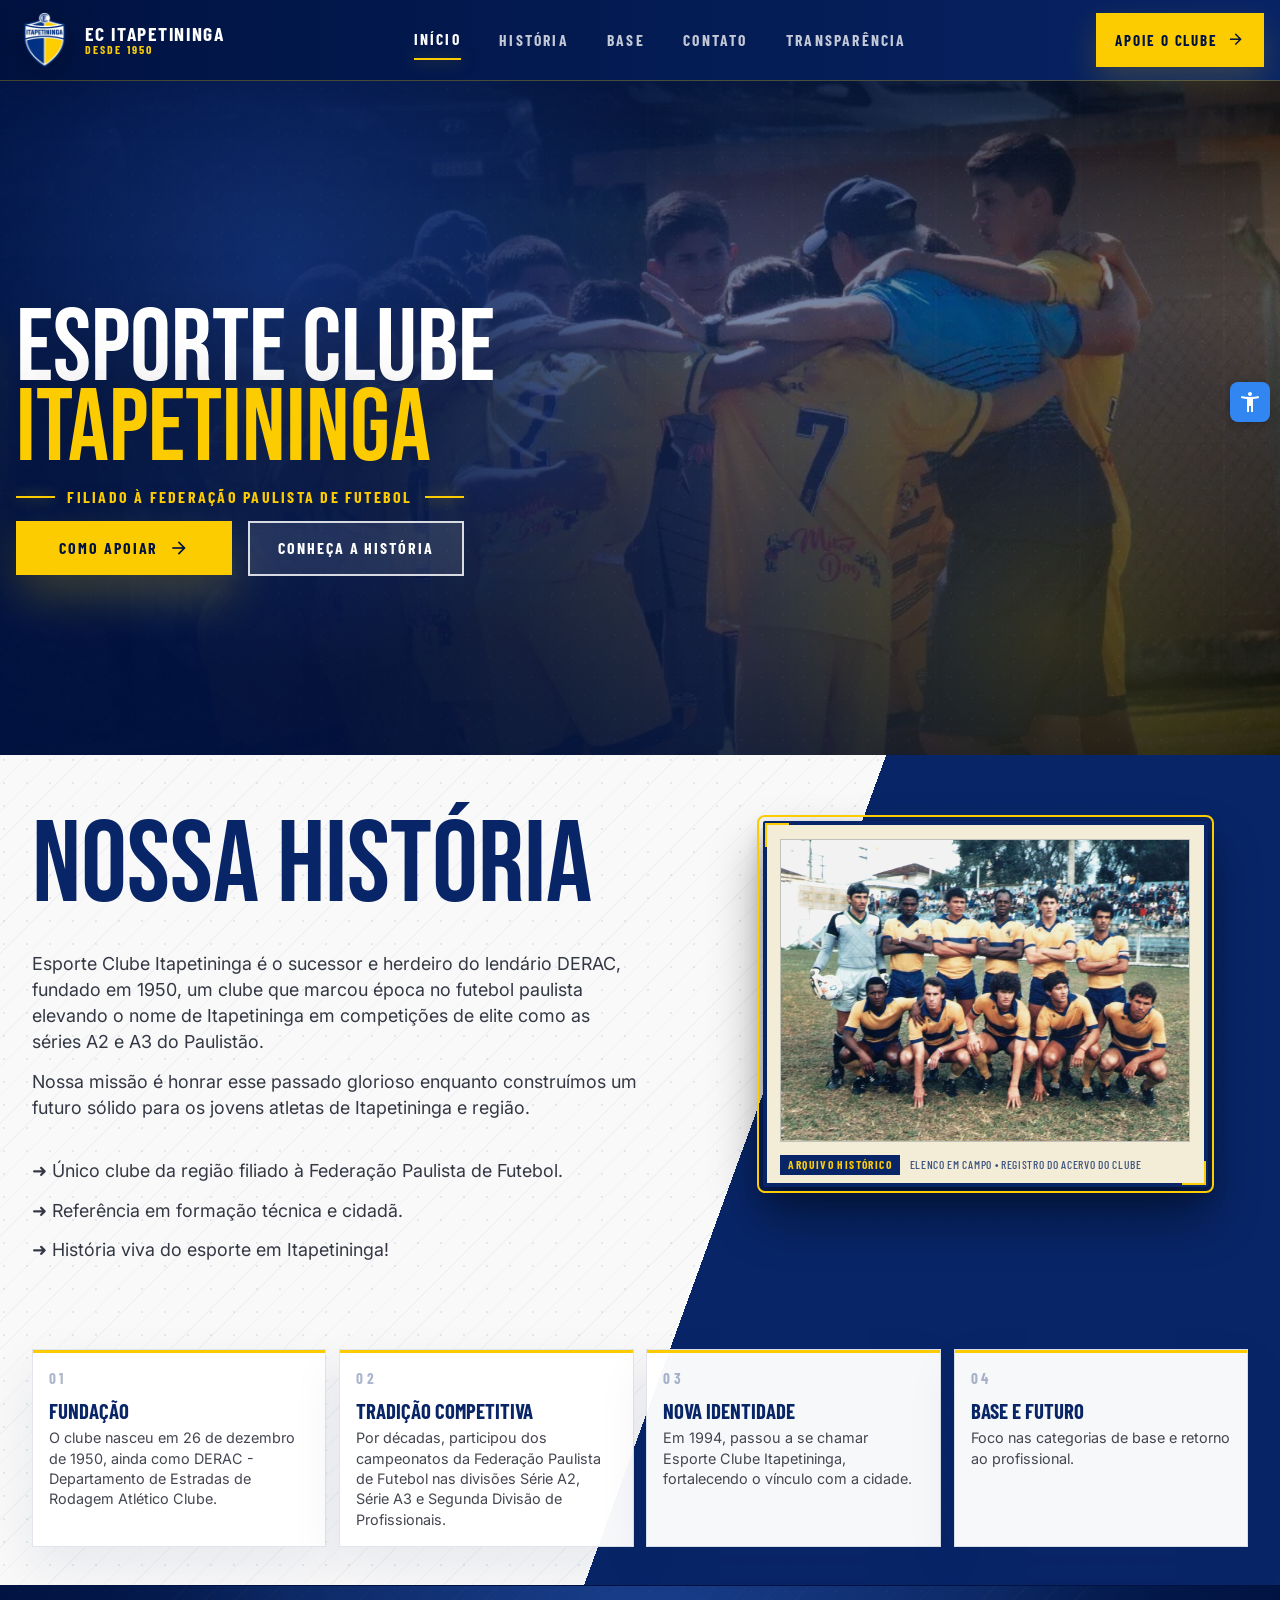
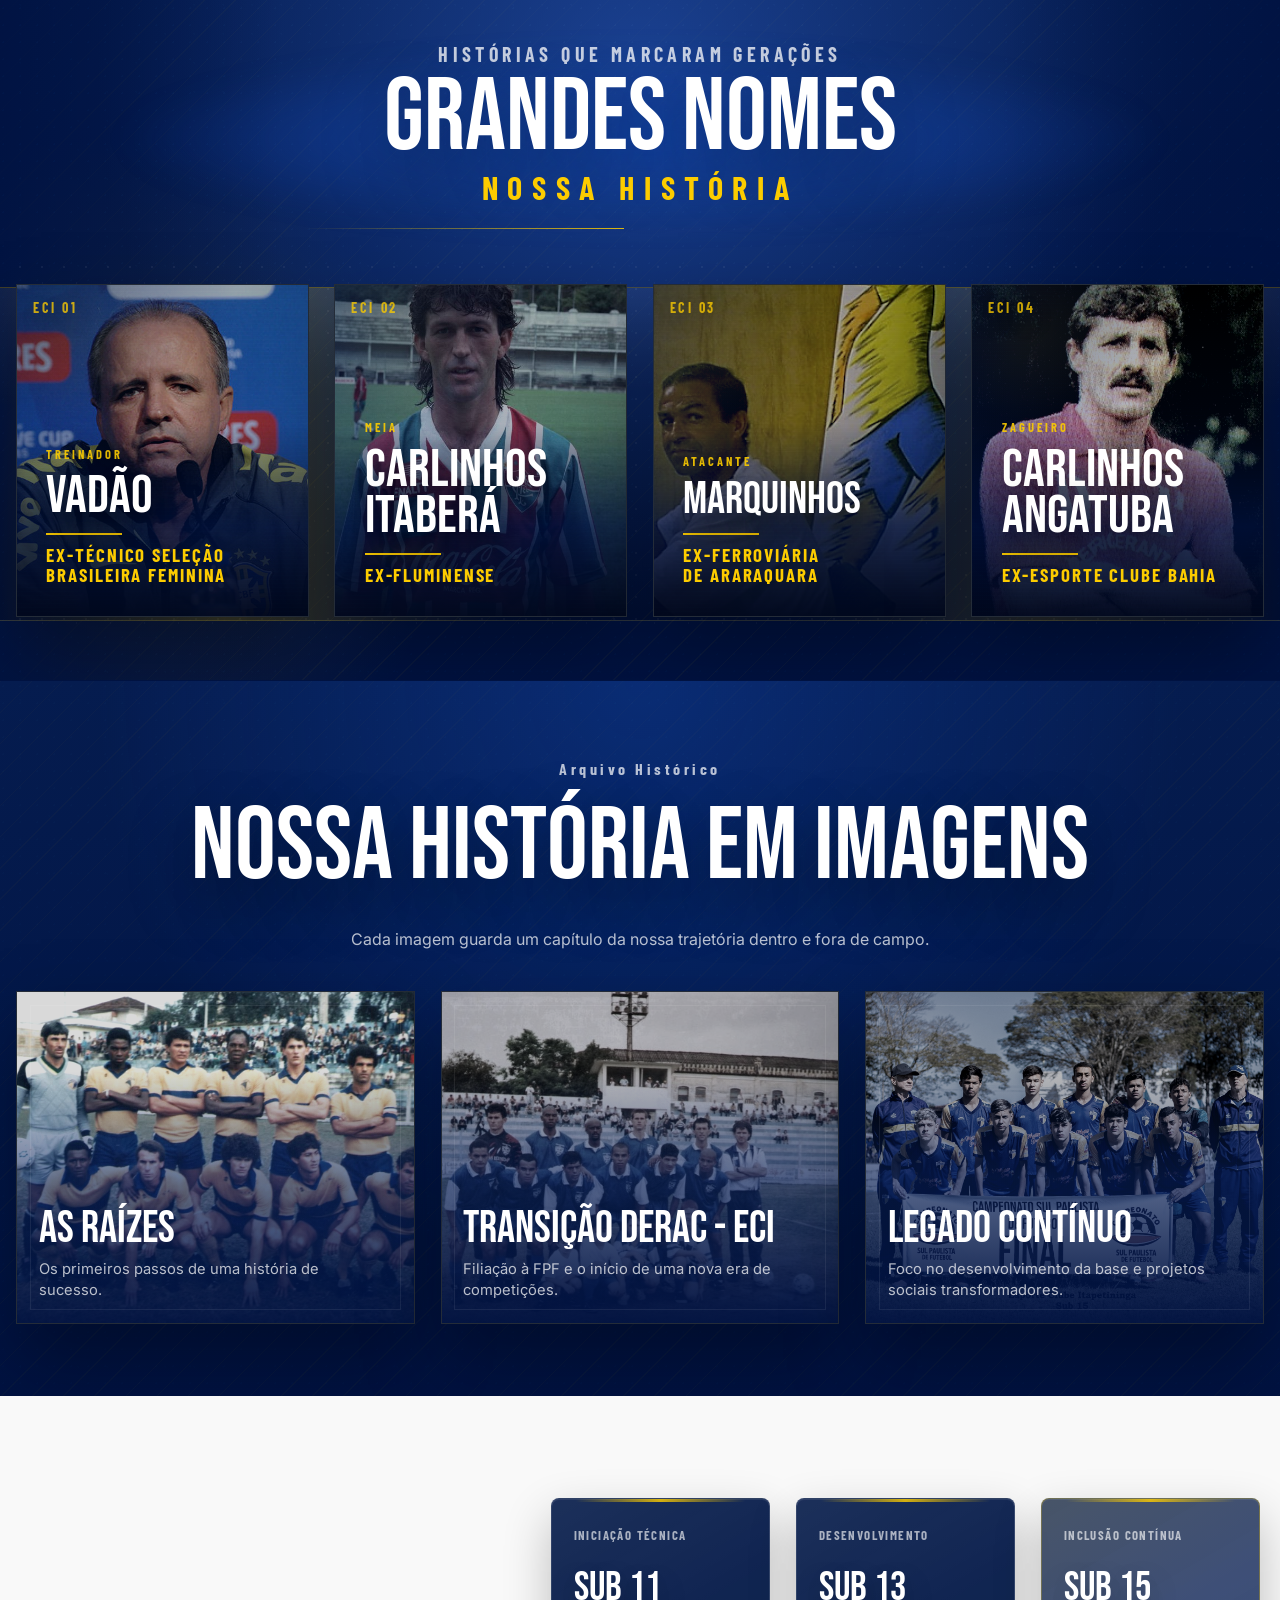
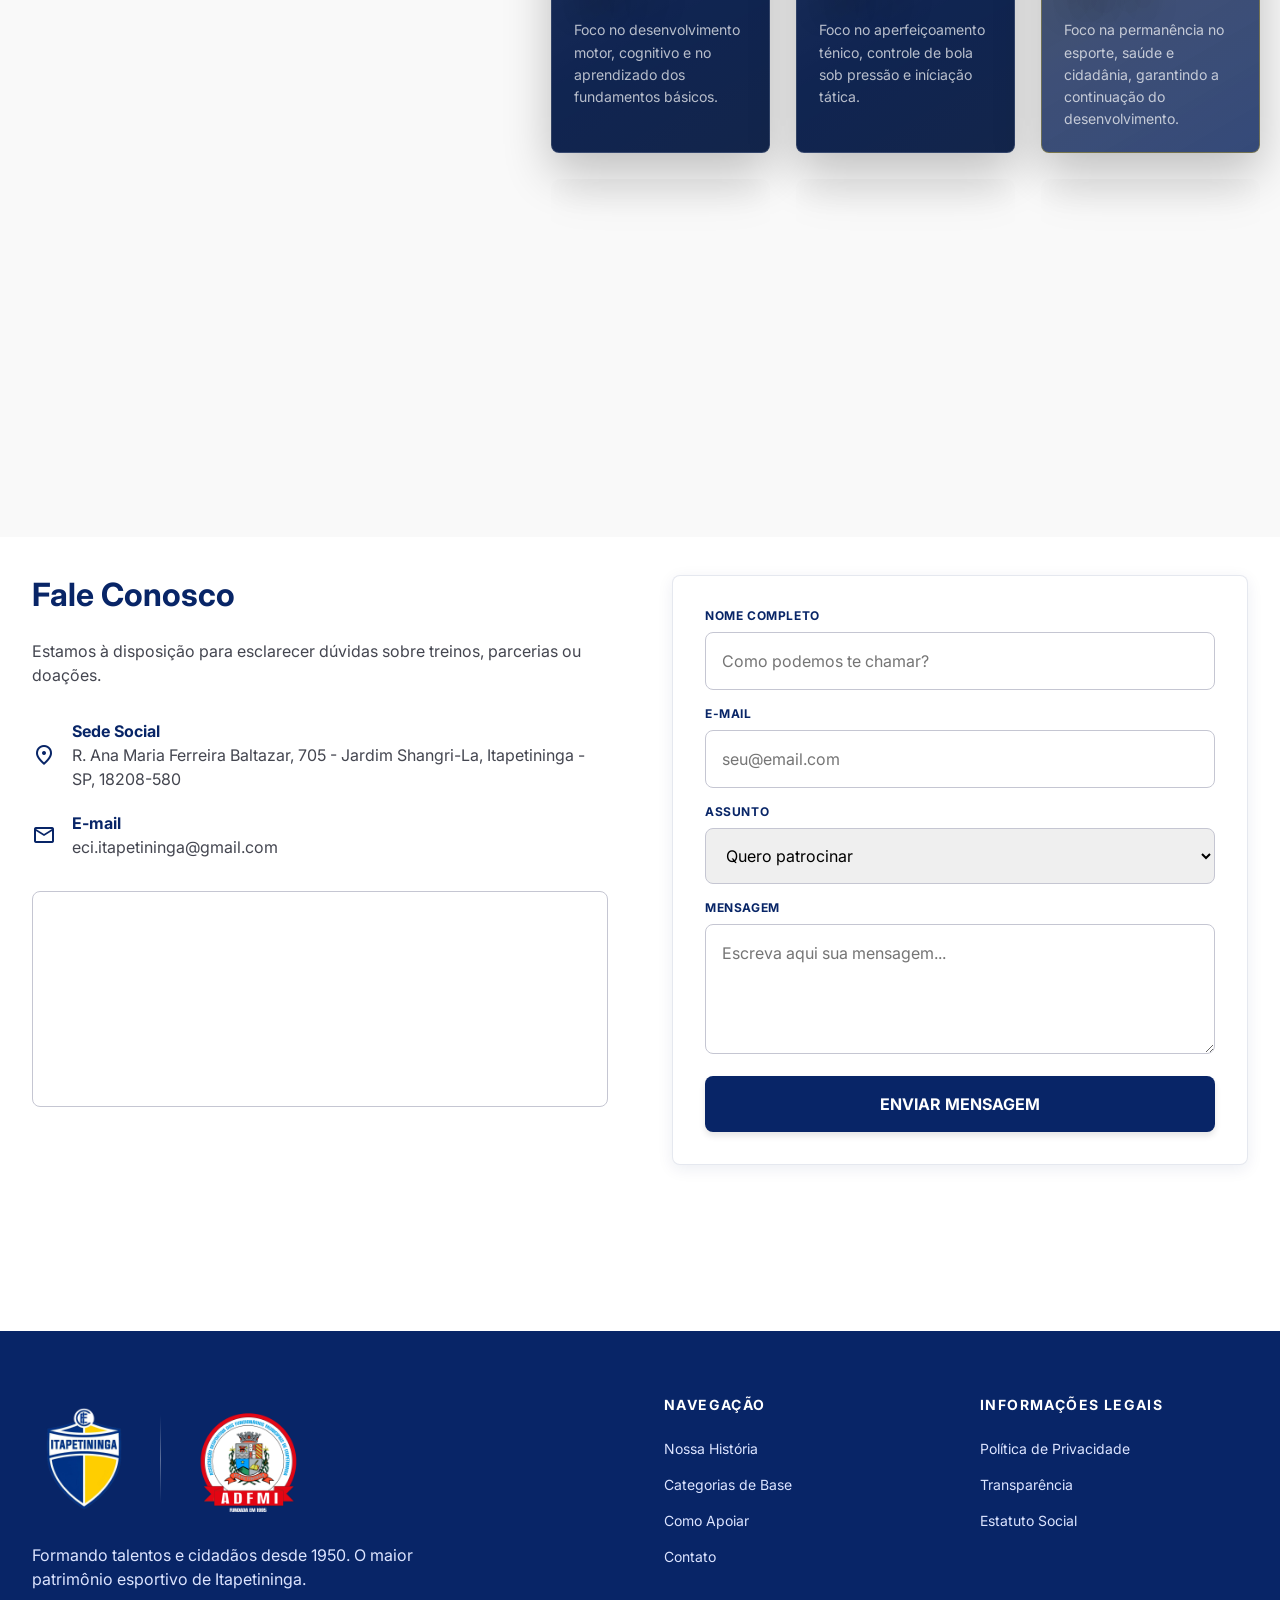
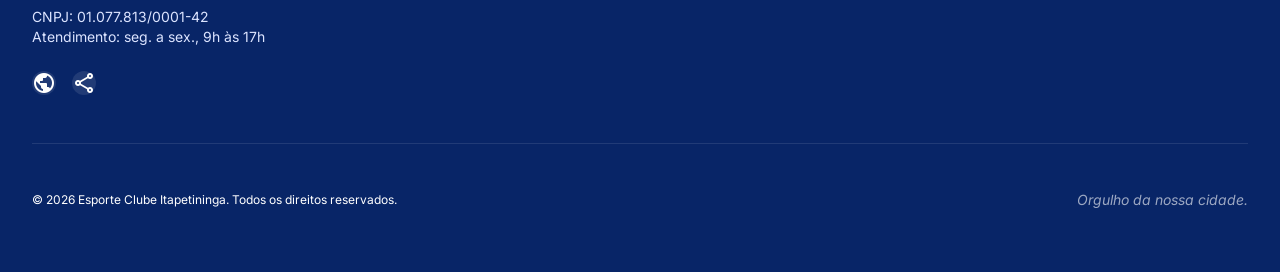
<file: index.html>
﻿<!doctype html>
<html lang="pt-BR">
  <head>
    <meta charset="utf-8" />
    <meta content="width=device-width, initial-scale=1.0" name="viewport" />
    <link
      href="https://fonts.googleapis.com/css2?family=Inter:wght@400;500;600;700&amp;display=swap"
      rel="stylesheet"
    />
    <link
      href="https://fonts.googleapis.com/css2?family=Bebas+Neue&amp;family=Barlow+Condensed:wght@500;600;700&amp;display=swap"
      rel="stylesheet"
    />
    <link
      href="https://fonts.googleapis.com/css2?family=Material+Symbols+Outlined:wght,FILL@100..700,0..1&amp;display=swap"
      rel="stylesheet"
    />
    <link rel="stylesheet" href="styles.css" />
  </head>
  <body
    class="bg-background text-on-surface font-body-lg selection:bg-secondary-container selection:text-on-secondary-container"
  >
    <header class="site-header">
      <div class="site-header-main">
        <a class="site-brand" href="#" aria-label="Esporte Clube Itapetininga">
          <img
            alt="EC Itapetininga Logo"
            class="site-brand-logo"
            src="img/eci.png"
          />
          <span class="site-brand-text">
            <strong>EC Itapetininga</strong>
            <small>Desde 1950</small>
          </span>
        </a>
        <nav class="site-nav" aria-label="Navegação principal">
          <a class="top-nav-link" data-nav-link href="#hero">Início</a>
          <a class="top-nav-link is-active" data-nav-link href="#history"
            >História</a
          >
          <a class="top-nav-link" data-nav-link href="#categories">Base</a>
          <a class="top-nav-link" data-nav-link href="#contact">Contato</a>
          <a class="top-nav-link" href="transparencia.html">Transparência</a>
        </nav>
        <a
          href="#apoie-modal"
          class="desktop-support-link site-cta"
          aria-label="Apoie o Clube"
          data-modal-open
        >
          Apoie o Clube
          <span class="material-symbols-outlined" aria-hidden="true"
            >arrow_forward</span
          >
        </a>
        <button
          aria-controls="mobile-menu"
          aria-expanded="false"
          aria-label="Abrir menu"
          class="mobile-menu-button site-menu-button"
          data-mobile-menu-button
          type="button"
        >
          <span class="material-symbols-outlined" data-mobile-menu-icon>
            menu
          </span>
        </button>
      </div>
      <nav
        aria-label="Menu mobile"
        class="mobile-menu"
        data-mobile-menu
        id="mobile-menu"
      >
        <div class="mobile-menu-inner">
          <div class="mobile-menu-brand" aria-hidden="true">
            <span>ECI</span>
            <small>Portal Oficial</small>
          </div>
          <a class="mobile-menu-link" data-mobile-menu-link href="#hero"
            >Início</a
          >
          <a class="mobile-menu-link" data-mobile-menu-link href="#history"
            >História</a
          >
          <a class="mobile-menu-link" data-mobile-menu-link href="#categories"
            >Base</a
          >
          <a class="mobile-menu-link" data-mobile-menu-link href="#support"
            >Apoio</a
          >
          <a class="mobile-menu-link" href="transparencia.html"
            >Transparência</a
          >
          <a class="mobile-menu-link" data-mobile-menu-link href="#contact"
            >Contato</a
          >
          <hr style="margin: 15px 0" />
          <!-- WCAG fix: 4.1.2 -->
          <button
            class="mobile-menu-link"
            type="button"
            onclick="alternarCores()"
            aria-pressed="false"
            data-high-contrast-toggle
          >
            🌗 Alto Contraste
          </button>
          <!-- WCAG fix: 4.1.2 -->
          <button
            class="mobile-menu-link"
            type="button"
            onclick="aumentarFonte()"
          >
            𝐀+ Aumentar Fonte
          </button>
          <!-- WCAG fix: 4.1.2 -->
          <button
            class="mobile-menu-link"
            type="button"
            onclick="diminuirFonte()"
          >
            𝐀- Diminuir Fonte
          </button>
        </div>
      </nav>
    </header>
    <main>
      <section class="hero-section" id="hero">
        <div class="hero-media">
          <img
            alt="Comissão técnica do Esporte Clube Itapetininga durante um treino"
            class="hero-image"
            src="img/testehero.jpeg"
          />
          <div class="hero-overlay"></div>
          <div class="hero-field-grid"></div>
        </div>
        <div class="hero-content">
          <h1 class="hero-title">
            <span>Esporte Clube</span>
            <strong>Itapetininga</strong>
          </h1>
          <p class="hero-fpf-text">
            <span class="hero-fpf-mark" aria-hidden="true"></span>
            <span>Filiado à Federação Paulista de Futebol</span>
            <span class="hero-fpf-mark" aria-hidden="true"></span>
          </p>
          <div class="hero-actions">
            <a
              class="hero-button hero-button-primary"
              href="#apoie-modal"
              data-modal-open
              aria-label="Como apoiar o clube — abre janela com formas de apoio"
            >
              Como Apoiar
              <span class="material-symbols-outlined" aria-hidden="true"
                >arrow_forward</span
              >
            </a>
            <a class="hero-button hero-button-secondary" href="#history">
              Conheça a História
            </a>
          </div>
        </div>
      </section>
      <div class="gradient-flow-wrapper">
        <section class="history-editorial screen-section" id="history">
          <div class="max-w-7xl mx-auto px-4 lg:px-8">
            <div class="history-story">
              <div class="history-story-hero">
                <p class="history-story-label">Desde 1950</p>
                <h2>Nossa História</h2>
                <br>
                <p class="history-story-subtitle">
                  Esporte Clube Itapetininga é o sucessor e herdeiro
                  do lendário DERAC, fundado em 1950, um clube que
                  marcou época no futebol paulista elevando o nome de
                  Itapetininga em competições de elite como as séries A2
                  e A3 do Paulistão.
                </p>
                <p class="history-story-subtitle">
                  Nossa missão é honrar esse passado glorioso enquanto
                  construímos um futuro sólido para os jovens atletas de
                  Itapetininga e região.
                </p>
                <br>
                <p class="history-story-subtitle">
                  ➜ Único clube da região filiado à Federação Paulista de Futebol.
                </p>
                <p class="history-story-subtitle">
                  ➜ Referência em formação técnica e cidadã.
                </p>
                <p class="history-story-subtitle">
                  ➜ História viva do esporte em Itapetininga!
                </p>
              </div>
              <div class="history-story-grid">
                <div class="history-story-copy">
                  <article class="history-milestone">
                    <span>01</span>
                    <h3>Fundação</h3>
                    <p>
                      O clube nasceu em 26 de dezembro de 1950, ainda como DERAC
                      - Departamento de Estradas de Rodagem Atlético Clube.
                    </p>
                  </article>
                  <article class="history-milestone">
                    <span>02</span>
                    <h3>Tradição Competitiva</h3>
                    <p>
                      Por décadas, participou dos campeonatos da Federação
                      Paulista de Futebol nas divisões Série A2, Série A3 e
                      Segunda Divisão de Profissionais.
                    </p>
                  </article>
                  <article class="history-milestone">
                    <span>03</span>
                    <h3>Nova Identidade</h3>
                    <p>
                      Em 1994, passou a se chamar Esporte Clube Itapetininga,
                      fortalecendo o vínculo com a cidade.
                    </p>
                  </article>
                  <article class="history-milestone">
                    <span>04</span>
                    <h3>Base e Futuro</h3>
                    <p>
                      Foco nas categorias de base e retorno ao profissional.
                    </p>
                  </article>
                </div>
                <div
                  class="history-archive"
                  aria-label="Acervo visual do clube"
                >
                  <figure class="history-archive-main">
                    <span
                      class="history-archive-corner history-archive-corner--tl"
                      aria-hidden="true"
                    ></span>
                    <span
                      class="history-archive-corner history-archive-corner--br"
                      aria-hidden="true"
                    ></span>
                    <img
                      alt="Elenco histórico do Esporte Clube Itapetininga em campo, década de 1980"
                      src="img/time2.jpeg"
                    />
                    <figcaption class="history-archive-caption">
                      <span class="history-archive-caption-tag"
                        >Arquivo Histórico</span
                      >
                      <span class="history-archive-caption-detail"
                        >Elenco em campo • registro do acervo do clube</span
                      >
                    </figcaption>
                  </figure>
                </div>
              </div>
            </div>
          </div>
        </section>
        <section
          class="legends-editorial-section"
          aria-label="Grandes nomes da história do clube"
        >
          <div class="legends-editorial-inner">
            <div class="legends-editorial-heading">
              <p class="legends-editorial-kicker">
                Histórias que marcaram gerações
              </p>
              <!-- WCAG fix: 1.3.1 -->
              <h2>
                <span>Grandes Nomes</span>
                <strong>Nossa História</strong>
              </h2>
              <div class="legends-editorial-mark" aria-hidden="true">
                <span></span>
              </div>
            </div>
            <div
              class="legends-editorial-wall"
              aria-label="Mural histórico de grandes nomes"
            >
              <article
                class="legend-editorial-piece legend-editorial-piece-vadao"
              >
                <span class="legend-editorial-index" aria-hidden="true"
                  >01</span
                >
                <img src="img/Vadao_2015.jpg" alt="Retrato de Vadão" />
                <div class="legend-editorial-copy">
                  <span class="legend-editorial-role">Treinador</span>
                  <h4>Vadão</h4>
                  <div class="legend-editorial-rule"></div>
                  <p>Ex-Técnico Seleção Brasileira Feminina</p>
                </div>
              </article>
              <article
                class="legend-editorial-piece legend-editorial-piece-itabera"
              >
                <span class="legend-editorial-index" aria-hidden="true"
                  >02</span
                >
                <img src="img/itabera.jpg" alt="Retrato de Carlinhos Itaberá" />
                <div class="legend-editorial-copy">
                  <span class="legend-editorial-role">Meia</span>
                  <h4>Carlinhos<br />Itaberá</h4>
                  <div class="legend-editorial-rule"></div>
                  <p>Ex-Fluminense</p>
                </div>
              </article>
              <article
                class="legend-editorial-piece legend-editorial-piece-marquinho"
              >
                <span class="legend-editorial-index" aria-hidden="true"
                  >03</span
                >
                <img src="img/marquinho.jpg" alt="Retrato de Marquinhos" />
                <div class="legend-editorial-copy">
                  <span class="legend-editorial-role">Atacante</span>
                  <h4>Marquinhos</h4>
                  <div class="legend-editorial-rule"></div>
                  <p>Ex-Ferroviária de Araraquara</p>
                </div>
              </article>
              <article
                class="legend-editorial-piece legend-editorial-piece-angatuba"
              >
                <span class="legend-editorial-index" aria-hidden="true"
                  >04</span
                >
                <img
                  src="img/carlinhos.webp"
                  alt="Retrato de Carlinhos Angatuba"
                />
                <div class="legend-editorial-copy">
                  <span class="legend-editorial-role">Zagueiro</span>
                  <h4>Carlinhos<br />Angatuba</h4>
                  <div class="legend-editorial-rule"></div>
                  <p>Ex-Esporte Clube Bahia</p>
                </div>
              </article>
            </div>
          </div>
        </section>
        <section class="archive-section">
          <div class="archive-inner">
            <aside class="archive-intro">
              <p class="archive-kicker">Arquivo Histórico</p>
              <h2>Nossa História em Imagens</h2>
              <p>
                Cada imagem guarda um capítulo da nossa trajetória dentro e fora
                de campo.
              </p>
            </aside>
            <div class="archive-track-wrap">
              <div
                class="archive-track"
                aria-label="Registros históricos do clube"
              >
                <article class="archive-card">
                  <div class="archive-card-media">
                    <img
                      alt="Registro histórico das origens do clube como DERAC"
                      src="img/time2.jpeg"
                    />
                  </div>
                  <div class="archive-card-copy">
                    <h3>As Raízes</h3>
                    <p>
                      Os primeiros passos de uma história de sucesso.
                    </p>
                  </div>
                </article>
                <article class="archive-card">
                  <div class="archive-card-media">
                    <img
                      alt="Registro da transição do DERAC para o Esporte Clube Itapetininga"
                      src="img/time7.jpeg"
                    />
                  </div>
                  <div class="archive-card-copy">
                    <h3>Transição DERAC - ECI</h3>
                    <p>
                      Filiação à FPF e o início de uma nova era de competições.
                    </p>
                  </div>
                </article>
                <article class="archive-card">
                  <div class="archive-card-media">
                    <img
                      alt="Atletas da base no Campeonato Sul Paulista representando o legado atual"
                      src="img/time4.jpeg"
                    />
                  </div>
                  <div class="archive-card-copy">
                    <h3>Legado Contínuo</h3>
                    <p>
                      Foco no desenvolvimento da base e projetos sociais
                      transformadores.
                    </p>
                  </div>
                </article>
              </div>
            </div>
          </div>
        </section>
        <section class="academy-section" id="categories">
          <div class="academy-inner">
            <div class="academy-intro">
              <p class="academy-kicker">Formação de Atletas</p>
              <h2>Futebol de Base</h2>
              <strong>Inscrições Gratuitas</strong>
              <p>
                Desenvolvendo talentos locais e da região com
                metodologia sistêmica e científica, garantindo acesso
                democrático ao esporte de alto nível.
              </p>
            </div>
            <div
              class="academy-grid"
              aria-label="Categorias do futebol de base"
            >
              <article class="academy-card">
                <div class="academy-card-top">
                  <small>Iniciação Técnica</small>
                </div>
                <h3>Sub 11</h3>
                <p>
                  Foco no desenvolvimento motor, cognitivo e no 
                  aprendizado dos fundamentos básicos.
                </p>
              </article>
              <article class="academy-card">
                <div class="academy-card-top">
                  <small>Desenvolvimento</small>
                </div>
                <h3>Sub 13</h3>
                <p>
                  Foco no aperfeiçoamento ténico, controle de bola
                  sob pressão e iníciação tática.
                </p>
              </article>
              <article class="academy-card academy-card-feature">
                <div class="academy-card-top">
                  <small>Inclusão Contínua</small>
                </div>
                <h3>Sub 15</h3>
                <p>
                  Foco na permanência no esporte, saúde e cidadânia,
                  garantindo a continuação do desenvolvimento.
                </p>
              </article>
              <article class="academy-card">
                <div class="academy-card-top">
                  <small>Especialização</small>
                </div>
                <h3>Sub 17</h3>
                <p>
                  Foco na cultura tática e coletiva da equipe
                  e na máxima exigência competitiva para o 
                  rendimento de elite.
                </p>
              </article>
              <article class="academy-card">
                <div class="academy-card-top">
                  <small>Alta Performance</small>
                </div>
                <h3>Sub 20</h3>
                <p>
                  Foco na transição para o profissional, atuando
                  em alta performance sob máxima exigência física,
                  tática e mental.
                </p>
              </article>
              <article class="academy-card academy-card-feature">
                <div class="academy-card-top">
                  <small>Projeção Profissional</small>
                </div>
                <h3>Sub 23</h3>
                <p>
                  Projeto para o futuro, meta estratégica para transição
                  final dos atletas servindo de vitrine para o mercado e
                  investidores.
                </p>
              </article>
            </div>
          </div>
        </section>
      </div>
      <section
        class="screen-section py-24 bg-surface-container-lowest"
        id="contact"
      >
        <div class="max-w-7xl mx-auto px-4 lg:px-8">
          <div class="grid grid-cols-1 lg:grid-cols-2 gap-24">
            <div>
              <h2 class="text-headline-lg text-primary-container mb-6">
                Fale Conosco
              </h2>
              <p class="text-on-surface-variant mb-12">
                Estamos à disposição para esclarecer dúvidas sobre treinos,
                parcerias ou doações.
              </p>
              <div class="space-y-8 mb-12">
                <div class="flex gap-4 items-center">
                  <span
                    class="material-symbols-outlined text-primary-container text-3xl"
                    >location_on</span
                  >
                  <div>
                    <p class="font-bold text-primary-container">Sede Social</p>
                    <p class="text-on-surface-variant">
                      R. Ana Maria Ferreira Baltazar, 705 - Jardim Shangri-La, Itapetininga - SP, 18208-580
                    </p>
                  </div>
                </div>
                <div class="flex gap-4 items-center">
                  <span
                    class="material-symbols-outlined text-primary-container text-3xl"
                    >mail</span
                  >
                  <div>
                    <p class="font-bold text-primary-container">E-mail</p>
                    <p class="text-on-surface-variant">
                      eci.itapetininga@gmail.com
                    </p>
                  </div>
                </div>
              </div>
              <div
                class="h-64 rounded-lg overflow-hidden border border-outline-variant"
              >
                <!-- WCAG fix: 1.1.1 -->
                <iframe
                  title="Localização da sede do EC Itapetininga"
                  src="https://www.google.com/maps/embed?pb=!1m18!1m12!1m3!1d3662.0!2d-48.0561!3d-23.5825!2m3!1f0!2f0!3f0!3m2!1i1024!2i768!4f13.1!3m3!1m2!1s0x0%3A0x0!2sRua+Ana+Maria+Ferreira+Baltazar%2C+Jardim+Shangri-La%2C+Itapetininga+-+SP!5e0!3m2!1spt-BR!2sbr!4v1"
                  width="100%"
                  height="100%"
                  style="border: 0"
                  allowfullscreen=""
                  loading="lazy"
                  referrerpolicy="no-referrer-when-downgrade"
                  aria-label="Mapa de localização do EC Itapetininga em Itapetininga, SP"
                ></iframe>
              </div>
            </div>
            <div
              class="bg-surface-container-low p-10 rounded-lg border border-outline-variant"
            >
              <form class="space-y-6" id="contact-form">
                <div>
                  <!-- WCAG fix: 3.3.2 -->
                  <label
                    for="contact-name"
                    class="text-xs font-bold text-primary-container uppercase mb-2 block tracking-wider"
                    >Nome completo</label
                  >
                  <input
                    id="contact-name"
                    class="w-full rounded-lg border border-outline-variant focus:border-primary-container focus:ring-1 focus:ring-primary-container bg-white p-4"
                    placeholder="Como podemos te chamar?"
                    required
                    type="text"
                  />
                </div>
                <div>
                  <!-- WCAG fix: 3.3.2 -->
                  <label
                    for="contact-email"
                    class="text-xs font-bold text-primary-container uppercase mb-2 block tracking-wider"
                    >E-mail</label
                  >
                  <input
                    id="contact-email"
                    class="w-full rounded-lg border border-outline-variant focus:border-primary-container focus:ring-1 focus:ring-primary-container bg-white p-4"
                    placeholder="seu@email.com"
                    required
                    type="email"
                  />
                </div>
                <div>
                  <!-- WCAG fix: 3.3.2 -->
                  <label
                    for="contact-subject"
                    class="text-xs font-bold text-primary-container uppercase mb-2 block tracking-wider"
                    >Assunto</label
                  >
                  <select
                    id="contact-subject"
                    class="w-full rounded-lg border border-outline-variant focus:border-primary-container focus:ring-1 focus:ring-primary-container bg-white p-4"
                  >
                    <option>Quero patrocinar</option>
                    <option>Inscrição na base</option>
                    <option>Outro</option>
                  </select>
                </div>
                <div>
                  <!-- WCAG fix: 3.3.2 -->
                  <label
                    for="contact-message"
                    class="text-xs font-bold text-primary-container uppercase mb-2 block tracking-wider"
                    >Mensagem</label
                  >
                  <textarea
                    id="contact-message"
                    class="w-full rounded-lg border border-outline-variant focus:border-primary-container focus:ring-1 focus:ring-primary-container bg-white p-4"
                    placeholder="Escreva aqui sua mensagem..."
                    required
                    rows="4"
                  ></textarea>
                </div>
                <p class="form-message" id="contact-form-message" role="status">
                  Mensagem registrada. Entraremos em contato em breve.
                </p>
                <button
                  class="w-full bg-primary-container text-white py-4 rounded-lg font-bold uppercase hover:bg-primary transition-all shadow-md"
                  type="submit"
                >
                  Enviar Mensagem
                </button>
              </form>
            </div>
          </div>
        </div>
      </section>
    </main>
    <!-- Modal: Apoie o Clube -->
    <div
      id="apoie-modal"
      aria-hidden="true"
      aria-modal="true"
      aria-labelledby="apoie-modal-title"
      class="support-modal fixed inset-0 z-[100] flex items-center justify-center p-4 bg-primary-container/40 backdrop-blur-sm"
      data-modal
      role="dialog"
    >
      <div
        class="support-modal-panel relative w-full max-w-4xl bg-surface-container-lowest rounded-lg overflow-hidden shadow-2xl flex flex-col md:flex-row"
      >
        <button
          type="button"
          aria-label="Fechar modal"
          data-modal-close
          class="absolute top-4 right-4 z-20 bg-black/20 hover:bg-black/40 text-white rounded-full p-2 transition-colors"
        >
          <span class="material-symbols-outlined">close</span>
        </button>
        <!-- Modal Esquerda: Visual -->
        <div class="md:w-1/2 relative min-h-[300px]">
          <img
            alt="Esporte Clube Itapetininga Base"
            class="absolute inset-0 w-full h-full object-cover"
            src="img/time5.jpeg"
          />
          <div
            class="absolute inset-0 bg-gradient-to-t from-primary-container/80 to-transparent flex items-end p-8"
          >
            <p class="text-white font-bold italic">
              Seu apoio fomenta a inclusão e o desenvolvimento de talentos locais e regionais.
            </p>
          </div>
        </div>
        <!-- Modal Direita: Conteúdo -->
        <div class="md:w-1/2 p-10 flex flex-col justify-center">
          <span
            class="text-secondary-container font-bold uppercase tracking-widest text-xs mb-2"
            >Impacto social</span
          >
          <h2
            id="apoie-modal-title"
            class="text-headline-md text-primary-container mb-4 leading-tight"
          >
            Apoie os sonhos da nossa base
          </h2>
          <p class="text-on-surface-variant mb-8 text-sm">
            Sua contribuição garante que centenas de jovens continuem tendo
            acesso a treinamentos profissionais, equipamentos de qualidade e
            suporte social completo.
          </p>
          <div class="space-y-4 mb-8">
            <div
              class="bg-surface-container-low p-4 rounded-lg border border-outline-variant flex items-center gap-4"
            >
              <span class="material-symbols-outlined text-primary-container"
                >payments</span
              >
              <div>
                <p class="text-xs text-primary-container font-bold uppercase">
                  PIX/CNPJ
                </p>
                <p class="font-mono text-on-surface select-all">
                  01.077.813/0001-42
                </p>
              </div>
            </div>
            <div class="text-center text-xs text-on-surface-variant italic">
              Ou entre em contato para planos de patrocínio empresarial.
            </div>
          </div>
          <button
            type="button"
            data-modal-close
            class="block text-center bg-secondary-container text-on-secondary-container w-full py-4 rounded-lg font-bold uppercase shadow-lg hover:bg-secondary-fixed transition-all"
          >
            Fechar
          </button>
        </div>
      </div>
    </div>
    <footer class="bg-primary-container text-white py-16">
      <div class="max-w-7xl mx-auto px-4 lg:px-8">
        <div
          class="grid grid-cols-1 md:grid-cols-4 gap-12 border-b border-white/10 pb-12 mb-12"
        >
          <div class="md:col-span-2">
            <div class="footer-brand-partnership">
              <div
                class="footer-brand-lockup"
                role="group"
                aria-label="EC Itapetininga e ADFMI, parceira institucional"
              >
                <img
                  src="img/eci.png"
                  alt="Logo EC Itapetininga"
                  class="footer-brand-logo footer-brand-logo-primary"
                />
                <span class="footer-brand-divider" aria-hidden="true"></span>
                <div class="footer-brand-partner-block">
                  <img
                    src="img/adfmi-footer.png"
                    alt="Logo ADFMI - Associação Desportiva dos Funcionários Municipais de Itapetininga"
                    class="footer-brand-logo footer-brand-logo-partner"
                  />
                </div>
              </div>
            </div>
            <p class="text-primary-fixed-dim max-w-sm mb-4">
              Formando talentos e cidadãos desde 1950. O maior patrimônio
              esportivo de Itapetininga.
            </p>
            <ul class="text-primary-fixed-dim text-sm space-y-1 mb-6">
              <li>CNPJ: 01.077.813/0001-42</li>
              <li>Atendimento: seg. a sex., 9h às 17h</li>
            </ul>
            <div class="flex gap-4">
              <!-- WCAG fix: 4.1.2 -->
              <span
                class="material-symbols-outlined p-2 bg-white/10 rounded-full"
                aria-hidden="true"
                >public</span
              >
              <!-- WCAG fix: 4.1.2 -->
              <span
                class="material-symbols-outlined p-2 bg-white/10 rounded-full"
                aria-hidden="true"
                >share</span
              >
            </div>
          </div>
          <div>
            <h4 class="font-bold mb-6 uppercase tracking-widest text-sm">
              Navegação
            </h4>
            <ul class="space-y-4 text-primary-fixed-dim text-sm">
              <li>
                <a class="hover:text-white transition-colors" href="#history"
                  >Nossa História</a
                >
              </li>
              <li>
                <a class="hover:text-white transition-colors" href="#categories"
                  >Categorias de Base</a
                >
              </li>
              <li>
                <a class="hover:text-white transition-colors" href="#support"
                  <a
                    class="hero-button hero-button-primary"
                    href="#apoie-modal"
                    data-modal-open
                    aria-label="Como apoiar o clube — abre janela com formas de apoio"
                  >Como Apoiar
                  </a>
                </a>
              </li>
              <li>
                <a class="hover:text-white transition-colors" href="#contact"
                  >Contato</a
                >
              </li>
            </ul>
          </div>
          <div>
            <h4 class="font-bold mb-6 uppercase tracking-widest text-sm">
              Informações legais
            </h4>
            <ul class="space-y-4 text-primary-fixed-dim text-sm">
              <li>
                <a class="hover:text-white transition-colors" href="#"
                  >Política de Privacidade</a
                >
              </li>
              <li>
                <a
                  class="hover:text-white transition-colors"
                  href="transparencia.html"
                  >Transparência</a
                >
              </li>
              <li>
                <a class="hover:text-white transition-colors" href="#"
                  >Estatuto Social</a
                >
              </li>
            </ul>
          </div>
        </div>
        <div
          class="flex flex-col md:flex-row justify-between items-center text-xs text-primary-fixed-dim/60"
        >
          <p>
            © 2026 Esporte Clube Itapetininga. Todos os direitos reservados.
          </p>
          <p class="mt-4 md:mt-0 italic">Orgulho da nossa cidade.</p>
        </div>
      </div>
    </footer>
    <!-- WCAG fix: 2.1.1 -->
    <div
      class="accessibility-panel"
      role="region"
      aria-label="Ferramentas de acessibilidade"
    >
      <button
        class="accessibility-trigger"
        type="button"
        aria-label="Abrir menu de acessibilidade"
        aria-expanded="false"
        aria-controls="accessibility-menu"
      >
        <span class="material-symbols-outlined" aria-hidden="true"
          >accessibility_new</span
        >
      </button>
      <div class="accessibility-content" id="accessibility-menu">
        <!-- WCAG fix: 4.1.2 -->
        <button
          onclick="alternarCores()"
          aria-pressed="false"
          data-high-contrast-toggle
        >
          🎨 Alternar Cores
        </button>
        <button onclick="aumentarFonte()">🔍 A+</button>
        <button onclick="diminuirFonte()">🔎 A-</button>
        <button onclick="cursorGrande()">🖱️ Cursor Maior</button>
        <button onclick="lerPagina()">🔊 Ler Página</button>
        <button onclick="pararLeitura()">🔇 Parar Leitura</button>
        <button onclick="lerSelecao()">🔊 Ler Texto Selecionado</button>
      </div>
    </div>
    <script>
      const mobileMenu = document.querySelector("[data-mobile-menu]");
      const mobileMenuButton = document.querySelector(
        "[data-mobile-menu-button]",
      );
      const mobileMenuIcon = document.querySelector("[data-mobile-menu-icon]");
      const mobileMenuLinks = document.querySelectorAll(
        "[data-mobile-menu-link]",
      );
      const topNavLinks = document.querySelectorAll("[data-nav-link]");
      const siteHeader = document.querySelector(".site-header");
      const contactForm = document.querySelector("#contact-form");
      const contactFormMessage = document.querySelector(
        "#contact-form-message",
      );
      const sections = Array.from(topNavLinks)
        .map((link) => document.querySelector(link.getAttribute("href")))
        .filter(Boolean);

      function setActiveTopNavLink(sectionId) {
        topNavLinks.forEach((link) => {
          link.classList.toggle(
            "is-active",
            link.getAttribute("href") === `#${sectionId}`,
          );
        });
      }

      function updateActiveTopNavLink() {
        let currentSection = sections[0];
        const headerOffset = siteHeader.offsetHeight + 16;

        sections.forEach((section) => {
          if (section.getBoundingClientRect().top <= headerOffset) {
            currentSection = section;
          }
        });

        if (currentSection) {
          setActiveTopNavLink(currentSection.id);
        }
      }

      function updateHeaderOnScroll() {
        siteHeader.classList.toggle("header-scrolled", window.scrollY > 24);
      }

      function resetLinkedSectionScroll(link) {
        const href = link.getAttribute("href");

        if (!href || !href.startsWith("#")) {
          return;
        }

        const target = document.querySelector(href);

        if (target && target.classList.contains("screen-section")) {
          target.scrollTop = 0;
        }
      }

      function openMobileMenu() {
        mobileMenu.classList.add("is-open");
        mobileMenuButton.setAttribute("aria-expanded", "true");
        mobileMenuButton.setAttribute("aria-label", "Fechar menu");
        mobileMenuIcon.textContent = "close";
        document.body.classList.add("mobile-menu-open");
      }

      function closeMobileMenu() {
        mobileMenu.classList.remove("is-open");
        mobileMenuButton.setAttribute("aria-expanded", "false");
        mobileMenuButton.setAttribute("aria-label", "Abrir menu");
        mobileMenuIcon.textContent = "menu";
        document.body.classList.remove("mobile-menu-open");
      }

      function toggleMobileMenu() {
        if (mobileMenu.classList.contains("is-open")) {
          closeMobileMenu();
        } else {
          openMobileMenu();
        }
      }

      mobileMenuButton.addEventListener("click", toggleMobileMenu);

      mobileMenuLinks.forEach((link) => {
        link.addEventListener("click", () => {
          resetLinkedSectionScroll(link);
          closeMobileMenu();
        });
      });

      topNavLinks.forEach((link) => {
        link.addEventListener("click", () => {
          resetLinkedSectionScroll(link);
          setActiveTopNavLink(link.getAttribute("href").slice(1));
        });
      });

      document.addEventListener("keydown", (event) => {
        if (event.key === "Escape") {
          if (mobileMenu.classList.contains("is-open")) {
            closeMobileMenu();
          }
        }
      });

      window.addEventListener("resize", () => {
        if (window.innerWidth >= 768) {
          closeMobileMenu();
        }
      });

      window.addEventListener("scroll", () => {
        updateActiveTopNavLink();
        updateHeaderOnScroll();
      });
      updateActiveTopNavLink();
      updateHeaderOnScroll();

      contactForm.addEventListener("submit", (event) => {
        event.preventDefault();
        contactForm.reset();
        contactFormMessage.classList.add("is-visible");
      });

      document.addEventListener("DOMContentLoaded", () => {
        const botaoAcessibilidade = document.querySelector(
          ".accessibility-trigger",
        );
        const menuAcessibilidade = document.querySelector(
          ".accessibility-panel",
        );
        const conteudoAcessibilidade = document.querySelector(
          ".accessibility-content",
        );

        if (
          !botaoAcessibilidade ||
          !menuAcessibilidade ||
          !conteudoAcessibilidade
        ) {
          return;
        }

        function abrirMenuAcessibilidade() {
          menuAcessibilidade.classList.add("active");
          botaoAcessibilidade.setAttribute("aria-expanded", "true");

          // WCAG fix: 2.1.1
          const primeiroBotao = conteudoAcessibilidade.querySelector("button");
          if (primeiroBotao) {
            primeiroBotao.focus();
          }
        }

        function fecharMenuAcessibilidade() {
          menuAcessibilidade.classList.remove("active");
          botaoAcessibilidade.setAttribute("aria-expanded", "false");

          // WCAG fix: 2.1.1
          botaoAcessibilidade.focus();
        }

        botaoAcessibilidade.addEventListener("click", (e) => {
          e.stopPropagation();
          if (menuAcessibilidade.classList.contains("active")) {
            fecharMenuAcessibilidade();
          } else {
            abrirMenuAcessibilidade();
          }
        });

        menuAcessibilidade.addEventListener("click", (e) => {
          e.stopPropagation();
        });

        document.addEventListener("click", () => {
          if (menuAcessibilidade.classList.contains("active")) {
            fecharMenuAcessibilidade();
          }
        });

        document.addEventListener("keydown", (e) => {
          if (
            e.key === "Escape" &&
            menuAcessibilidade.classList.contains("active")
          ) {
            fecharMenuAcessibilidade();
          }
        });
      });

      function alternarCores() {
        document.body.classList.toggle("ativo");

        // WCAG fix: 4.1.2
        const botoesAltoContraste = document.querySelectorAll(
          "[data-high-contrast-toggle]",
        );
        botoesAltoContraste.forEach((button) => {
          button.setAttribute(
            "aria-pressed",
            document.body.classList.contains("ativo"),
          );
        });
      }

      let tamanhoFonte = 100;
      const tamanhoFonteMinimo = 70;
      const tamanhoFonteMaximo = 150;

      function aplicarTamanhoFonte() {
        document.documentElement.style.fontSize = tamanhoFonte + "%";
      }

      function aumentarFonte() {
        if (tamanhoFonte < tamanhoFonteMaximo) {
          tamanhoFonte += 10;
          aplicarTamanhoFonte();
        }
      }

      function diminuirFonte() {
        if (tamanhoFonte > tamanhoFonteMinimo) {
          tamanhoFonte -= 10;
          aplicarTamanhoFonte();
        }
      }

      function cursorGrande() {
        document.body.classList.toggle("cursor-grande");
      }

      // Modal: Apoie o Clube
      const apoieModal = document.querySelector("[data-modal]");
      const modalOpenBtns = document.querySelectorAll("[data-modal-open]");
      const modalCloseBtns = document.querySelectorAll("[data-modal-close]");

      function openModal() {
        apoieModal.classList.add("is-open");
        apoieModal.setAttribute("aria-hidden", "false");
        document.body.classList.add("modal-open");
      }

      function closeModal() {
        apoieModal.classList.remove("is-open");
        apoieModal.setAttribute("aria-hidden", "true");
        document.body.classList.remove("modal-open");
      }

      modalOpenBtns.forEach((btn) =>
        btn.addEventListener("click", (e) => {
          e.preventDefault();
          openModal();
        }),
      );

      modalCloseBtns.forEach((btn) =>
        btn.addEventListener("click", closeModal),
      );

      apoieModal.addEventListener("click", (e) => {
        if (e.target === apoieModal) closeModal();
      });

      document.addEventListener("keydown", (e) => {
        if (e.key === "Escape" && apoieModal.classList.contains("is-open"))
          closeModal();
      });
    </script>
    <div vw class="enabled">
      <div vw-access-button class="active"></div>
      <div vw-plugin-wrapper>
        <div class="vw-plugin-top-wrapper"></div>
      </div>
    </div>
    <script src="https://vlibras.gov.br/app/vlibras-plugin.js"></script>
    <script>
      new window.VLibras.Widget("https://vlibras.gov.br/app");

      function lerPagina() {
        const texto = document.body.innerText;

        const fala = new SpeechSynthesisUtterance(texto);
        fala.lang = "pt-BR";

        speechSynthesis.cancel();
        speechSynthesis.speak(fala);
      }

      function pararLeitura() {
        speechSynthesis.cancel();
      }

      function lerSelecao() {
        const texto = window.getSelection().toString();

        if (!texto) {
          alert("Selecione um texto primeiro.");
          return;
        }

        const fala = new SpeechSynthesisUtterance(texto);
        fala.lang = "pt-BR";

        speechSynthesis.cancel();
        speechSynthesis.speak(fala);
      }
    </script>
  </body>
</html>
</file>
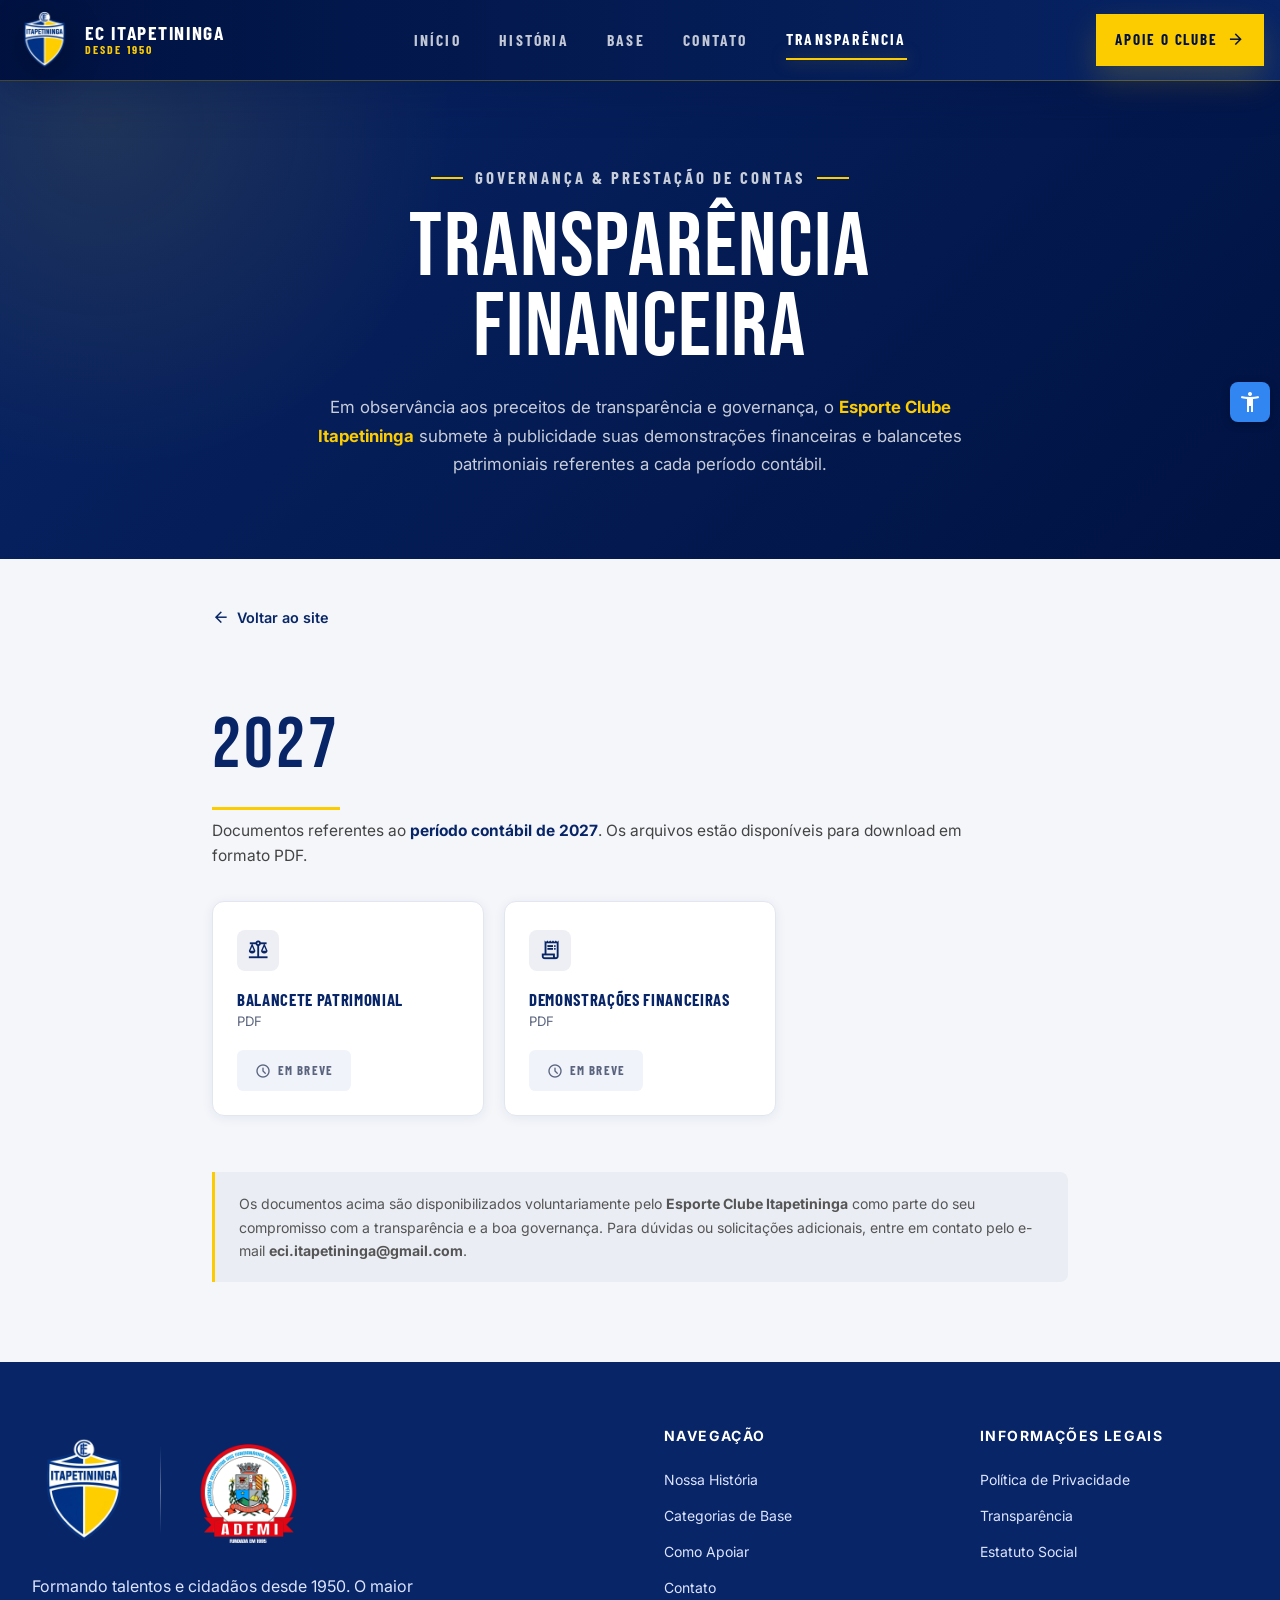
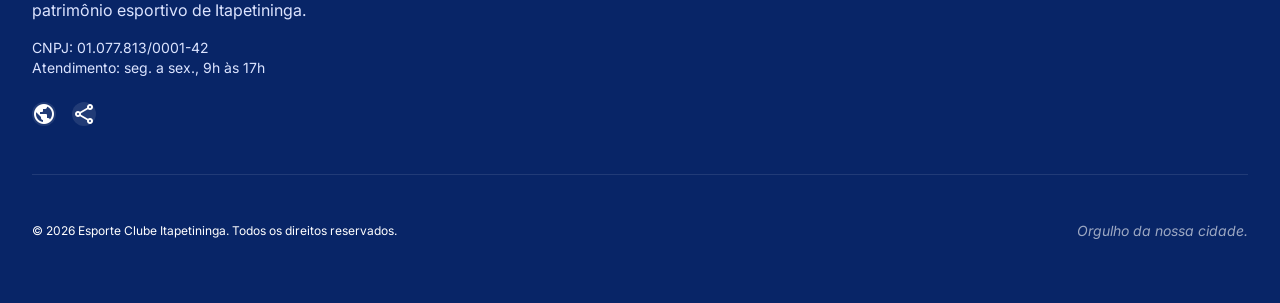
<file: transparencia.html>
<!doctype html>
<html lang="pt-BR">
  <head>
    <meta charset="UTF-8" />
    <meta name="viewport" content="width=device-width, initial-scale=1.0" />
    <title>Transparência Financeira — EC Itapetininga</title>
    <meta
      name="description"
      content="Demonstrações financeiras e balancetes do Esporte Clube Itapetininga, em conformidade com os princípios de transparência e governança."
    />
    <link rel="preconnect" href="https://fonts.googleapis.com" />
    <link
      href="https://fonts.googleapis.com/css2?family=Inter:wght@400;500;600;700&display=swap"
      rel="stylesheet"
    />
    <link
      href="https://fonts.googleapis.com/css2?family=Bebas+Neue&family=Barlow+Condensed:wght@500;600;700&display=swap"
      rel="stylesheet"
    />
    <link
      href="https://fonts.googleapis.com/css2?family=Material+Symbols+Outlined:wght,FILL@100..700,0..1&display=swap"
      rel="stylesheet"
    />
    <link rel="stylesheet" href="styles.css" />
    <link rel="stylesheet" href="transparencia.css" />
  </head>
  <body>
    <header class="site-header" id="site-header">
      <div class="site-header-main">
        <a
          class="site-brand"
          href="index.html"
          aria-label="Esporte Clube Itapetininga"
        >
          <img
            alt="EC Itapetininga Logo"
            class="site-brand-logo"
            src="img/eci.png"
          />
          <span class="site-brand-text">
            <strong>EC Itapetininga</strong>
            <small>Desde 1950</small>
          </span>
        </a>
        <nav class="site-nav" aria-label="Navegação principal">
          <a class="top-nav-link" href="index.html#hero">Início</a>
          <a class="top-nav-link" href="index.html#history">História</a>
          <a class="top-nav-link" href="index.html#categories">Base</a>
          <a class="top-nav-link" href="index.html#contact">Contato</a>
          <a
            class="top-nav-link is-active"
            href="transparencia.html"
            aria-current="page"
            >Transparência</a
          >
        </nav>
        <a
          href="#apoie-modal"
          class="desktop-support-link site-cta"
          aria-label="Apoie o Clube"
          data-modal-open
        >
          Apoie o Clube
          <span class="material-symbols-outlined" aria-hidden="true"
            >arrow_forward</span
          >
        </a>
        <button
          aria-controls="mobile-menu"
          aria-expanded="false"
          aria-label="Abrir menu"
          class="mobile-menu-button site-menu-button"
          data-mobile-menu-button
          type="button"
        >
          <span class="material-symbols-outlined" data-mobile-menu-icon>
            menu
          </span>
        </button>
      </div>
      <nav
        aria-label="Menu mobile"
        class="mobile-menu"
        data-mobile-menu
        id="mobile-menu"
      >
        <div class="mobile-menu-inner">
          <div class="mobile-menu-brand" aria-hidden="true">
            <span>ECI</span>
            <small>Portal Oficial</small>
          </div>
          <a
            class="mobile-menu-link"
            data-mobile-menu-link
            href="index.html#hero"
            >Início</a
          >
          <a
            class="mobile-menu-link"
            data-mobile-menu-link
            href="index.html#history"
            >História</a
          >
          <a
            class="mobile-menu-link"
            data-mobile-menu-link
            href="index.html#categories"
            >Base</a
          >
          <a
            class="mobile-menu-link"
            data-mobile-menu-link
            href="index.html#contact"
            >Contato</a
          >
          <a class="mobile-menu-link" href="transparencia.html"
            >Transparência</a
          >
        </div>
      </nav>
    </header>

    <!-- ── Conteúdo principal ── -->
    <main id="main-content">
      <!-- Hero -->
      <section class="transp-hero" aria-labelledby="transp-page-title">
        <p class="transp-hero-kicker">Governança &amp; Prestação de Contas</p>
        <h1 id="transp-page-title">
          Transparência
          <span class="transp-title-line">Financeira</span>
        </h1>
        <p>
          Em observância aos preceitos de transparência e governança, o
          <strong style="color: #fccc00">Esporte Clube Itapetininga</strong>
          submete à publicidade suas demonstrações financeiras e balancetes
          patrimoniais referentes a cada período contábil.
        </p>
      </section>

      <div class="transp-page">
        <div class="transp-container">
          <a href="index.html" class="transp-back">
            <span class="material-symbols-outlined" style="font-size: 1.1rem"
              >arrow_back</span
            >
            Voltar ao site
          </a>

          <!-- ── Bloco 2026/2027 ── -->
          <div class="transp-year-block">
            <h2 class="transp-year-title">2027</h2>
            <p class="transp-year-desc">
              Documentos referentes ao
              <strong>período contábil de 2027</strong>. Os arquivos estão
              disponíveis para download em formato PDF.
            </p>
            <div class="transp-docs-grid">
              <div class="transp-doc-card">
                <div class="transp-doc-icon">
                  <span class="material-symbols-outlined">balance</span>
                </div>
                <div>
                  <p class="transp-doc-name">Balancete Patrimonial</p>
                  <p class="transp-doc-meta">PDF</p>
                </div>
                <!-- Para adicionar o arquivo: substituir o <span> abaixo por um <a href="docs/balancete-2026.pdf" ...> -->
                <span class="transp-doc-soon">
                  <span
                    class="material-symbols-outlined"
                    style="font-size: 1rem"
                    >schedule</span
                  >
                  Em breve
                </span>
              </div>

              <div class="transp-doc-card">
                <div class="transp-doc-icon">
                  <span class="material-symbols-outlined">receipt_long</span>
                </div>
                <div>
                  <p class="transp-doc-name">Demonstrações Financeiras</p>
                  <p class="transp-doc-meta">PDF</p>
                </div>
                <!-- Para adicionar o arquivo: substituir o <span> abaixo por um <a href="docs/demonstracoes-2026.pdf" ...> -->
                <span class="transp-doc-soon">
                  <span
                    class="material-symbols-outlined"
                    style="font-size: 1rem"
                    >schedule</span
                  >
                  Em breve
                </span>
              </div>
            </div>
          </div>

          <!-- Nota legal -->
          <div class="transp-note" role="note">
            Os documentos acima são disponibilizados voluntariamente pelo
            <strong>Esporte Clube Itapetininga</strong> como parte do seu
            compromisso com a transparência e a boa governança. Para dúvidas ou
            solicitações adicionais, entre em contato pelo e-mail
            <strong>eci.itapetininga@gmail.com</strong>.
          </div>
        </div>
      </div>
    </main>

    <!-- Modal: Apoie o Clube -->
    <div
      id="apoie-modal"
      aria-hidden="true"
      aria-modal="true"
      aria-labelledby="apoie-modal-title"
      class="support-modal fixed inset-0 z-[100] flex items-center justify-center p-4 bg-primary-container/40 backdrop-blur-sm"
      data-modal
      role="dialog"
    >
      <div
        class="support-modal-panel relative w-full max-w-4xl bg-surface-container-lowest rounded-lg overflow-hidden shadow-2xl flex flex-col md:flex-row"
      >
        <button
          type="button"
          aria-label="Fechar modal"
          data-modal-close
          class="absolute top-4 right-4 z-20 bg-black/20 hover:bg-black/40 text-white rounded-full p-2 transition-colors"
        >
          <span class="material-symbols-outlined">close</span>
        </button>
        <div class="md:w-1/2 relative min-h-[300px]">
          <img
            alt="Esporte Clube Itapetininga Base"
            class="absolute inset-0 w-full h-full object-cover"
            src="img/time5.jpeg"
          />
          <div
            class="absolute inset-0 bg-gradient-to-t from-primary-container/80 to-transparent flex items-end p-8"
          >
            <p class="text-white font-bold italic">
              Cada contribuição mantém um jovem em campo.
            </p>
          </div>
        </div>
        <div class="md:w-1/2 p-10 flex flex-col justify-center">
          <span
            class="text-secondary-container font-bold uppercase tracking-widest text-xs mb-2"
            >Impacto social</span
          >
          <h2
            id="apoie-modal-title"
            class="text-headline-md text-primary-container mb-4 leading-tight"
          >
            Apoie os sonhos da nossa base
          </h2>
          <p class="text-on-surface-variant mb-8 text-sm">
            Sua contribuição garante que centenas de jovens continuem tendo
            acesso a treinamentos profissionais, equipamentos de qualidade e
            suporte social completo.
          </p>
          <div class="space-y-4 mb-8">
            <div
              class="bg-surface-container-low p-4 rounded-lg border border-outline-variant flex items-center gap-4"
            >
              <span class="material-symbols-outlined text-primary-container"
                >payments</span
              >
              <div>
                <p class="text-xs text-primary-container font-bold uppercase">
                  PIX/CNPJ
                </p>
                <p class="font-mono text-on-surface select-all">
                  01.077.813/0001-42
                </p>
              </div>
            </div>
            <div class="text-center text-xs text-on-surface-variant italic">
              Ou entre em contato para planos de patrocínio empresarial.
            </div>
          </div>
          <button
            type="button"
            data-modal-close
            class="block text-center bg-secondary-container text-on-secondary-container w-full py-4 rounded-lg font-bold uppercase shadow-lg hover:bg-secondary-fixed transition-all"
          >
            Fechar
          </button>
        </div>
      </div>
    </div>

    <footer class="bg-primary-container text-white py-16">
      <div class="max-w-7xl mx-auto px-4 lg:px-8">
        <div
          class="grid grid-cols-1 md:grid-cols-4 gap-12 border-b border-white/10 pb-12 mb-12"
        >
          <div class="md:col-span-2">
            <div class="footer-brand-partnership">
              <div
                class="footer-brand-lockup"
                role="group"
                aria-label="EC Itapetininga e ADFMI, parceira institucional"
              >
                <img
                  src="img/eci.png"
                  alt="Logo EC Itapetininga"
                  class="footer-brand-logo footer-brand-logo-primary"
                />
                <span class="footer-brand-divider" aria-hidden="true"></span>
                <div class="footer-brand-partner-block">
                  <img
                    src="img/adfmi-footer.png"
                    alt="Logo ADFMI - Associação Desportiva dos Funcionários Municipais de Itapetininga"
                    class="footer-brand-logo footer-brand-logo-partner"
                  />
                </div>
              </div>
            </div>
            <p class="text-primary-fixed-dim max-w-sm mb-4">
              Formando talentos e cidadãos desde 1950. O maior patrimônio
              esportivo de Itapetininga.
            </p>
            <ul class="text-primary-fixed-dim text-sm space-y-1 mb-6">
              <li>CNPJ: 01.077.813/0001-42</li>
              <li>Atendimento: seg. a sex., 9h às 17h</li>
            </ul>
            <div class="flex gap-4">
              <!-- WCAG fix: 4.1.2 -->
              <span
                class="material-symbols-outlined p-2 bg-white/10 rounded-full"
                aria-hidden="true"
                >public</span
              >
              <!-- WCAG fix: 4.1.2 -->
              <span
                class="material-symbols-outlined p-2 bg-white/10 rounded-full"
                aria-hidden="true"
                >share</span
              >
            </div>
          </div>
          <div>
            <h4 class="font-bold mb-6 uppercase tracking-widest text-sm">
              Navegação
            </h4>
            <ul class="space-y-4 text-primary-fixed-dim text-sm">
              <li>
                <a class="hover:text-white transition-colors" href="#history"
                  >Nossa História</a
                >
              </li>
              <li>
                <a class="hover:text-white transition-colors" href="#categories"
                  >Categorias de Base</a
                >
              </li>
              <li>
                <a class="hover:text-white transition-colors" href="#support"
                  >Como Apoiar</a
                >
              </li>
              <li>
                <a class="hover:text-white transition-colors" href="#contact"
                  >Contato</a
                >
              </li>
            </ul>
          </div>
          <div>
            <h4 class="font-bold mb-6 uppercase tracking-widest text-sm">
              Informações legais
            </h4>
            <ul class="space-y-4 text-primary-fixed-dim text-sm">
              <li>
                <a class="hover:text-white transition-colors" href="#"
                  >Política de Privacidade</a
                >
              </li>
              <li>
                <a
                  class="hover:text-white transition-colors"
                  href="transparencia.html"
                  >Transparência</a
                >
              </li>
              <li>
                <a class="hover:text-white transition-colors" href="#"
                  >Estatuto Social</a
                >
              </li>
            </ul>
          </div>
        </div>
        <div
          class="flex flex-col md:flex-row justify-between items-center text-xs text-primary-fixed-dim/60"
        >
          <p>
            © 2026 Esporte Clube Itapetininga. Todos os direitos reservados.
          </p>
          <p class="mt-4 md:mt-0 italic">Orgulho da nossa cidade.</p>
        </div>
      </div>
    </footer>

    <!-- WCAG fix: 2.1.1 -->
    <div
      class="accessibility-panel"
      role="region"
      aria-label="Ferramentas de acessibilidade"
    >
      <button
        class="accessibility-trigger"
        type="button"
        aria-label="Abrir menu de acessibilidade"
        aria-expanded="false"
        aria-controls="accessibility-menu"
      >
        <span class="material-symbols-outlined" aria-hidden="true"
          >accessibility_new</span
        >
      </button>
      <div class="accessibility-content" id="accessibility-menu">
        <!-- WCAG fix: 4.1.2 -->
        <button
          onclick="alternarCores()"
          aria-pressed="false"
          data-high-contrast-toggle
        >
          🎨 Alternar Cores
        </button>
        <button onclick="aumentarFonte()">🔍 A+</button>
        <button onclick="diminuirFonte()">🔎 A-</button>
        <button onclick="cursorGrande()">🖱️ Cursor Maior</button>
        <button onclick="lerPagina()">🔊 Ler Página</button>
        <button onclick="pararLeitura()">🔇 Parar Leitura</button>
        <button onclick="lerSelecao()">🔊 Ler Texto Selecionado</button>
      </div>
    </div>

    <script>
      const mobileMenu = document.querySelector("[data-mobile-menu]");
      const mobileMenuButton = document.querySelector(
        "[data-mobile-menu-button]",
      );
      const mobileMenuIcon = document.querySelector("[data-mobile-menu-icon]");
      const siteHeader = document.querySelector(".site-header");

      function openMobileMenu() {
        mobileMenu.classList.add("is-open");
        mobileMenuButton.setAttribute("aria-expanded", "true");
        mobileMenuButton.setAttribute("aria-label", "Fechar menu");
        mobileMenuIcon.textContent = "close";
        document.body.classList.add("mobile-menu-open");
      }

      function closeMobileMenu() {
        mobileMenu.classList.remove("is-open");
        mobileMenuButton.setAttribute("aria-expanded", "false");
        mobileMenuButton.setAttribute("aria-label", "Abrir menu");
        mobileMenuIcon.textContent = "menu";
        document.body.classList.remove("mobile-menu-open");
      }

      mobileMenuButton.addEventListener("click", () => {
        mobileMenu.classList.contains("is-open")
          ? closeMobileMenu()
          : openMobileMenu();
      });

      document.addEventListener("keydown", (e) => {
        if (e.key === "Escape" && mobileMenu.classList.contains("is-open"))
          closeMobileMenu();
      });

      window.addEventListener("resize", () => {
        if (window.innerWidth >= 768) closeMobileMenu();
      });

      window.addEventListener("scroll", () => {
        siteHeader.classList.toggle("header-scrolled", window.scrollY > 24);
      });

      document.addEventListener("DOMContentLoaded", () => {
        const botaoAcessibilidade = document.querySelector(
          ".accessibility-trigger",
        );
        const menuAcessibilidade = document.querySelector(
          ".accessibility-panel",
        );
        const conteudoAcessibilidade = document.querySelector(
          ".accessibility-content",
        );

        if (
          !botaoAcessibilidade ||
          !menuAcessibilidade ||
          !conteudoAcessibilidade
        ) {
          return;
        }

        function abrirMenuAcessibilidade() {
          menuAcessibilidade.classList.add("active");
          botaoAcessibilidade.setAttribute("aria-expanded", "true");

          // WCAG fix: 2.1.1
          const primeiroBotao = conteudoAcessibilidade.querySelector("button");
          if (primeiroBotao) {
            primeiroBotao.focus();
          }
        }

        function fecharMenuAcessibilidade() {
          menuAcessibilidade.classList.remove("active");
          botaoAcessibilidade.setAttribute("aria-expanded", "false");

          // WCAG fix: 2.1.1
          botaoAcessibilidade.focus();
        }

        botaoAcessibilidade.addEventListener("click", (e) => {
          e.stopPropagation();
          if (menuAcessibilidade.classList.contains("active")) {
            fecharMenuAcessibilidade();
          } else {
            abrirMenuAcessibilidade();
          }
        });

        menuAcessibilidade.addEventListener("click", (e) => {
          e.stopPropagation();
        });

        document.addEventListener("click", () => {
          if (menuAcessibilidade.classList.contains("active")) {
            fecharMenuAcessibilidade();
          }
        });

        document.addEventListener("keydown", (e) => {
          if (
            e.key === "Escape" &&
            menuAcessibilidade.classList.contains("active")
          ) {
            fecharMenuAcessibilidade();
          }
        });
      });

      function alternarCores() {
        document.body.classList.toggle("ativo");

        // WCAG fix: 4.1.2
        const botoesAltoContraste = document.querySelectorAll(
          "[data-high-contrast-toggle]",
        );
        botoesAltoContraste.forEach((button) => {
          button.setAttribute(
            "aria-pressed",
            document.body.classList.contains("ativo"),
          );
        });
      }

      let tamanhoFonte = 100;
      const tamanhoFonteMinimo = 70;
      const tamanhoFonteMaximo = 150;

      function aplicarTamanhoFonte() {
        document.documentElement.style.fontSize = tamanhoFonte + "%";
      }

      function aumentarFonte() {
        if (tamanhoFonte < tamanhoFonteMaximo) {
          tamanhoFonte += 10;
          aplicarTamanhoFonte();
        }
      }

      function diminuirFonte() {
        if (tamanhoFonte > tamanhoFonteMinimo) {
          tamanhoFonte -= 10;
          aplicarTamanhoFonte();
        }
      }

      function cursorGrande() {
        document.body.classList.toggle("cursor-grande");
      }

      // Modal: Apoie o Clube
      const apoieModal = document.querySelector("[data-modal]");
      const modalOpenBtns = document.querySelectorAll("[data-modal-open]");
      const modalCloseBtns = document.querySelectorAll("[data-modal-close]");

      function openModal() {
        apoieModal.classList.add("is-open");
        apoieModal.setAttribute("aria-hidden", "false");
        document.body.classList.add("modal-open");
      }

      function closeModal() {
        apoieModal.classList.remove("is-open");
        apoieModal.setAttribute("aria-hidden", "true");
        document.body.classList.remove("modal-open");
      }

      modalOpenBtns.forEach((btn) =>
        btn.addEventListener("click", (e) => {
          e.preventDefault();
          openModal();
        }),
      );

      modalCloseBtns.forEach((btn) =>
        btn.addEventListener("click", closeModal),
      );

      apoieModal.addEventListener("click", (e) => {
        if (e.target === apoieModal) closeModal();
      });

      document.addEventListener("keydown", (e) => {
        if (e.key === "Escape" && apoieModal.classList.contains("is-open"))
          closeModal();
      });
    </script>
    <div vw class="enabled">
      <div vw-access-button class="active"></div>
      <div vw-plugin-wrapper>
        <div class="vw-plugin-top-wrapper"></div>
      </div>
    </div>
    <script src="https://vlibras.gov.br/app/vlibras-plugin.js"></script>
    <script>
      new window.VLibras.Widget("https://vlibras.gov.br/app");

      function lerPagina() {
        const texto = document.body.innerText;

        const fala = new SpeechSynthesisUtterance(texto);
        fala.lang = "pt-BR";

        speechSynthesis.cancel();
        speechSynthesis.speak(fala);
      }

      function pararLeitura() {
        speechSynthesis.cancel();
      }

      function lerSelecao() {
        const texto = window.getSelection().toString();

        if (!texto) {
          alert("Selecione um texto primeiro.");
          return;
        }

        const fala = new SpeechSynthesisUtterance(texto);
        fala.lang = "pt-BR";

        speechSynthesis.cancel();
        speechSynthesis.speak(fala);
      }
    </script>
  </body>
</html>
</file>
<file: styles.css>
﻿/*
 * Refinamentos de design aplicados:
 * 1. Overlay em gradiente para melhorar o contraste do hero.
 * 2. Botao secundario do hero com borda e fundo mais visiveis.
 * 3. Controles flutuantes de acessibilidade com fundo institucional.
 * 4. Cards de Nossa Historia com alturas uniformes.
 * 5. Barra dourada no topo dos quatro cards de Nossa Historia.
 * 6. Tags e nomes padronizados nos cards de Grandes Nomes.
 * 7. Badges Gratuito removidos e chamada da base reforcada.
 * 8. Formulario de contato destacado como card.
 * 9. Texto de orgulho local do footer com contraste adequado.
 */

:root {
  --secondary-container: #fccc00;
  --secondary-fixed: #ffe085;
  --surface-container-lowest: #ffffff;
  --surface-container-low: #f3f3f3;
  --surface-container: #eeeeee;
  --surface: #f9f9f9;
  --background: #f9f9f9;
  --primary: #001241;
  --primary-container: #082567;
  --primary-fixed-dim: #dce4ff; /* WCAG fix: 1.4.3 */
  --on-secondary-container: #6d5700;
  --on-surface: #1b1b1b;
  --on-surface-variant: #444650;
  --outline-variant: #c5c6d2;
  --site-header-height: 6.6rem;
}

*,
*::before,
*::after {
  box-sizing: border-box;
  border-width: 0;
  border-style: solid;
  border-color: currentColor;
}

html {
  scroll-behavior: smooth;
  scroll-padding-top: var(--site-header-height);
  line-height: 1.5;
  -webkit-text-size-adjust: 100%;
  tab-size: 4;
}

body {
  margin: 0;
  font-family:
    Inter,
    system-ui,
    -apple-system,
    BlinkMacSystemFont,
    "Segoe UI",
    sans-serif;
}

img,
video {
  display: block;
  max-width: 100%;
  height: auto;
}

button,
input,
select,
textarea {
  font: inherit;
}

button,
select {
  text-transform: none;
}

button {
  cursor: pointer;
  background-color: transparent;
}

a {
  color: inherit;
  text-decoration: inherit;
}

h1,
h2,
h3,
h4,
p {
  margin: 0;
}

h1,
h2,
h3,
h4 {
  font-size: inherit;
  font-weight: inherit;
}

ul {
  margin: 0;
  padding: 0;
  list-style: none;
}

::selection {
  background: var(--secondary-container);
  color: var(--on-secondary-container);
}

/* WCAG fix: 2.4.7 */
:focus-visible {
  outline: 2px solid var(--primary-container);
  outline-offset: 3px;
  border-radius: 3px;
}

a:focus-visible,
button:focus-visible {
  outline: 2px solid var(--primary-container);
  outline-offset: 3px;
}

.fixed {
  position: fixed;
}
.absolute {
  position: absolute;
}
.relative {
  position: relative;
}
.inset-0 {
  inset: 0;
}
.top-4 {
  top: 1rem;
}
.right-4 {
  right: 1rem;
}
.z-10 {
  z-index: 10;
}
.z-20 {
  z-index: 20;
}
.z-50 {
  z-index: 50;
}
.z-\[100\] {
  z-index: 100;
}
.mx-auto {
  margin-left: auto;
  margin-right: auto;
}
.mt-4 {
  margin-top: 1rem;
}
.mb-2 {
  margin-bottom: 0.5rem;
}
.mb-4 {
  margin-bottom: 1rem;
}
.mb-6 {
  margin-bottom: 1.5rem;
}
.mb-8 {
  margin-bottom: 2rem;
}
.mb-12 {
  margin-bottom: 3rem;
}
.block {
  display: block;
}
.flex {
  display: flex;
}
.grid {
  display: grid;
}
.h-64 {
  height: 16rem;
}
.h-full {
  height: 100%;
}
.min-h-\[300px\] {
  min-height: 300px;
}
.w-full {
  width: 100%;
}
.max-w-sm {
  max-width: 24rem;
}
.max-w-2xl {
  max-width: 42rem;
}
.max-w-4xl {
  max-width: 56rem;
}
.max-w-7xl {
  max-width: 80rem;
}
.grid-cols-1 {
  grid-template-columns: repeat(1, minmax(0, 1fr));
}
.flex-col {
  flex-direction: column;
}
.items-center {
  align-items: center;
}
.justify-center {
  justify-content: center;
}
.justify-between {
  justify-content: space-between;
}
.gap-3 {
  gap: 0.75rem;
}
.gap-4 {
  gap: 1rem;
}
.gap-6 {
  gap: 1.5rem;
}
.gap-8 {
  gap: 2rem;
}
.gap-12 {
  gap: 3rem;
}
.gap-24 {
  gap: 6rem;
}
.space-y-4 > :not([hidden]) ~ :not([hidden]) {
  margin-top: 1rem;
}
.space-y-6 > :not([hidden]) ~ :not([hidden]) {
  margin-top: 1.5rem;
}
.space-y-8 > :not([hidden]) ~ :not([hidden]) {
  margin-top: 2rem;
}
.overflow-hidden {
  overflow: hidden;
}
.rounded-lg {
  border-radius: 0.5rem;
}
.rounded-xl {
  border-radius: 0.75rem;
}
.rounded-2xl {
  border-radius: 1rem;
}
.rounded-3xl {
  border-radius: 1.5rem;
}
.rounded-full {
  border-radius: 9999px;
}
.border {
  border-width: 1px;
}
.border-b {
  border-bottom-width: 1px;
}
.border-b-2 {
  border-bottom-width: 2px;
}
.border-primary-container {
  border-color: var(--primary-container);
}
.border-outline-variant {
  border-color: var(--outline-variant);
}
.border-white\/10 {
  border-color: rgba(255, 255, 255, 0.1);
}
.bg-white\/5 {
  background-color: rgba(255, 255, 255, 0.05);
}
.bg-white\/10 {
  background-color: rgba(255, 255, 255, 0.1);
}
.bg-background {
  background-color: var(--background);
}
.bg-primary-container {
  background-color: var(--primary-container);
}
.bg-secondary-container {
  background-color: var(--secondary-container);
}
.bg-surface {
  background-color: var(--surface);
}
.bg-surface-container-low {
  background-color: var(--surface-container-low);
}
.bg-surface-container-lowest {
  background-color: var(--surface-container-lowest);
}
.bg-surface-container-lowest\/20 {
  background-color: rgba(255, 255, 255, 0.2);
}
.object-cover {
  object-fit: cover;
}
.p-4 {
  padding: 1rem;
}
.p-6 {
  padding: 1.5rem;
}
.p-10 {
  padding: 2.5rem;
}
.p-12 {
  padding: 3rem;
}
.px-4 {
  padding-left: 1rem;
  padding-right: 1rem;
}
.px-10 {
  padding-left: 2.5rem;
  padding-right: 2.5rem;
}
.py-4 {
  padding-top: 1rem;
  padding-bottom: 1rem;
}
.py-5 {
  padding-top: 1.25rem;
  padding-bottom: 1.25rem;
}
.py-16 {
  padding-top: 4rem;
  padding-bottom: 4rem;
}
.py-24 {
  padding-top: 6rem;
  padding-bottom: 6rem;
}
.pb-12 {
  padding-bottom: 3rem;
}
.text-center {
  text-align: center;
}
.font-body-lg {
  font-family: Inter, sans-serif;
  font-size: 16px;
  line-height: 24px;
  font-weight: 400;
}
.font-mono {
  font-family:
    ui-monospace, SFMono-Regular, Menlo, Monaco, Consolas, "Liberation Mono",
    monospace;
}
.text-xs {
  font-size: 0.75rem;
  line-height: 1rem;
}
.text-sm {
  font-size: 0.875rem;
  line-height: 1.25rem;
}
.text-lg {
  font-size: 1.125rem;
  line-height: 1.75rem;
}
.text-xl {
  font-size: 1.25rem;
  line-height: 1.75rem;
}
.text-5xl {
  font-size: 3rem;
  line-height: 1;
}
.text-headline-md {
  font-size: 24px;
  line-height: 32px;
  font-weight: 600;
}
.text-headline-lg {
  font-size: 32px;
  line-height: 40px;
  font-weight: 700;
}
.text-body-lg {
  font-size: 16px;
  line-height: 24px;
  font-weight: 400;
}
.font-bold {
  font-weight: 700;
}
.uppercase {
  text-transform: uppercase;
}
.italic {
  font-style: italic;
}
.leading-none {
  line-height: 1;
}
.leading-tight {
  line-height: 1.25;
}
.leading-relaxed {
  line-height: 1.625;
}
.tracking-wider {
  letter-spacing: 0.05em;
}
.tracking-widest {
  letter-spacing: 0.1em;
}
.text-white {
  color: #ffffff;
}
.text-primary-container {
  color: var(--primary-container);
}
.text-primary-fixed-dim {
  color: var(--primary-fixed-dim);
}
.text-secondary-container {
  color: var(--secondary-container);
}
.text-on-secondary-container {
  color: var(--on-secondary-container);
}
.text-on-surface {
  color: var(--on-surface);
}
.text-on-surface-variant {
  color: var(--on-surface-variant);
}
.shadow-md {
  box-shadow: 0 4px 6px rgba(0, 0, 0, 0.1);
}
.shadow-lg {
  box-shadow: 0 10px 15px rgba(0, 0, 0, 0.1);
}
.shadow-xl {
  box-shadow: 0 20px 25px rgba(0, 0, 0, 0.1);
}
.shadow-2xl {
  box-shadow: 0 25px 50px rgba(0, 0, 0, 0.25);
}
.backdrop-blur-sm {
  backdrop-filter: blur(4px);
}
.select-all {
  user-select: all;
}
.pointer-events-none {
  pointer-events: none;
}
.transition-all {
  transition: all 150ms ease;
}
.transition-colors {
  transition:
    color 150ms ease,
    background-color 150ms ease,
    border-color 150ms ease;
}

.hero-section {
  position: relative;
  display: flex;
  flex-direction: column;
  align-items: center;
  justify-content: flex-end;
  min-height: max(560px, calc(82vh - 4rem));
  overflow: hidden;
  padding: 5.25rem 0 0;
  background: #001241;
  isolation: isolate;
}

.hero-section::before,
.hero-section::after {
  content: "";
  position: absolute;
  inset: 0;
  pointer-events: none;
}

.hero-section::before {
  z-index: 2;
  background:
    radial-gradient(
      circle at 22% 28%,
      rgba(35, 79, 170, 0.45),
      transparent 25rem
    ),
    radial-gradient(
      circle at 82% 82%,
      rgba(252, 204, 0, 0.16),
      transparent 18rem
    ),
    linear-gradient(
      90deg,
      rgba(0, 18, 65, 0.98) 0%,
      rgba(0, 18, 65, 0.9) 28%,
      rgba(8, 37, 103, 0.52) 58%,
      rgba(0, 0, 0, 0.36) 100%
    ),
    linear-gradient(
      180deg,
      rgba(0, 0, 0, 0.52),
      transparent 34%,
      rgba(0, 0, 0, 0.72)
    );
}

.hero-section::after {
  z-index: 3;
  opacity: 0.22;
  background:
    repeating-linear-gradient(
      135deg,
      rgba(252, 204, 0, 0.11) 0,
      rgba(252, 204, 0, 0.11) 1px,
      transparent 1px,
      transparent 24px
    ),
    radial-gradient(
      circle at 30% 40%,
      rgba(255, 255, 255, 0.55) 0 1px,
      transparent 1px
    ),
    radial-gradient(
      circle at 72% 62%,
      rgba(255, 255, 255, 0.4) 0 1px,
      transparent 1px
    );
  background-size:
    auto,
    21px 21px,
    33px 33px;
  mix-blend-mode: soft-light;
}

.hero-media {
  position: absolute;
  inset: 0;
  z-index: 1;
}

.hero-image {
  width: 100%;
  height: 100%;
  object-fit: cover;
  object-position: 50% 28%;
  filter: saturate(1.05) contrast(1.12) brightness(0.92);
  transform: scale(1.04);
  animation: hero-image-drift 16s ease-out forwards;
}

.hero-field-grid {
  position: absolute;
  inset: 0;
  pointer-events: none;
}

.hero-field-grid {
  opacity: 0.16;
  background:
    linear-gradient(
      90deg,
      transparent calc(50% - 1px),
      rgba(255, 255, 255, 0.42) 50%,
      transparent calc(50% + 1px)
    ),
    linear-gradient(
      0deg,
      transparent calc(50% - 1px),
      rgba(255, 255, 255, 0.22) 50%,
      transparent calc(50% + 1px)
    );
  background-size: 9rem 9rem;
}

.hero-content {
  position: relative;
  z-index: 5;
  width: min(100% - 2rem, 80rem);
  margin: auto auto 0;
  padding-bottom: clamp(4rem, 11vw, 8rem);
  color: #ffffff;
  text-transform: uppercase;
}

.hero-content::before {
  content: "";
  position: absolute;
  top: 1.3rem;
  left: -1.5rem;
  width: 3px;
  height: min(17rem, 52%);
  background: #fccc00;
  box-shadow: 0 0 2rem rgba(252, 204, 0, 0.42);
}

.hero-title {
  max-width: 58rem;
  font-family: "Bebas Neue", Impact, sans-serif;
  font-size: clamp(3.2rem, 8vw, 7rem);
  line-height: 0.78;
  letter-spacing: 0;
  text-shadow: 0 2rem 5rem rgba(0, 0, 0, 0.54);
  animation: hero-rise 850ms 120ms ease both;
}

.hero-title span,
.hero-title strong {
  display: block;
  font-weight: inherit;
}

.hero-title strong {
  color: #fccc00;
}

.hero-tagline {
  max-width: 36rem;
  margin-top: 1rem;
  color: rgba(255, 255, 255, 0.88);
  font-family: "Barlow Condensed", Inter, sans-serif;
  font-size: clamp(1.35rem, 2.6vw, 2.05rem);
  font-weight: 700;
  line-height: 1;
  letter-spacing: 0.08em;
  animation: hero-rise 850ms 240ms ease both;
}

.hero-actions {
  display: flex;
  flex-wrap: wrap;
  align-items: center;
  gap: 1rem;
  width: auto;
  margin-top: 1.2rem;
  margin-bottom: clamp(2rem, 4vw, 3.6rem);
  animation: hero-rise 850ms 360ms ease both;
}

.hero-button {
  display: inline-flex;
  align-items: center;
  justify-content: center;
  width: min(100%, 13.5rem);
  min-height: 3.35rem;
  padding: 0.85rem 1.25rem;
  border: 1px solid transparent;
  font-family: "Barlow Condensed", Inter, sans-serif;
  font-size: 1rem;
  font-weight: 700;
  letter-spacing: 0.12em;
  text-transform: uppercase;
  transition:
    transform 280ms ease,
    background-color 280ms ease,
    border-color 280ms ease,
    color 280ms ease,
    box-shadow 280ms ease;
}

.hero-button-primary {
  gap: 0.65rem;
  background: #fccc00;
  color: #001241;
  box-shadow: 0 1.3rem 3rem rgba(252, 204, 0, 0.24);
}

.hero-button-primary .material-symbols-outlined {
  font-size: 1.25rem;
  transition: transform 280ms ease;
}

.hero-button-primary:hover,
.hero-button-primary:focus-visible {
  transform: translateY(-2px);
  background: #ffe085;
  box-shadow: 0 1.6rem 3.4rem rgba(252, 204, 0, 0.32);
}

.hero-button-primary:hover .material-symbols-outlined,
.hero-button-primary:focus-visible .material-symbols-outlined {
  transform: translateX(4px);
}

@keyframes hero-rise {
  from {
    opacity: 0;
    transform: translateY(1.2rem);
  }

  to {
    opacity: 1;
    transform: translateY(0);
  }
}

@keyframes hero-image-drift {
  from {
    transform: scale(1.08);
  }

  to {
    transform: scale(1.02);
  }
}

@media (max-width: 900px) {
  .hero-section {
    min-height: calc(84svh - 4rem);
    padding: 5.25rem 0 0;
  }

  .hero-section::before {
    background:
      radial-gradient(
        circle at 24% 24%,
        rgba(35, 79, 170, 0.48),
        transparent 18rem
      ),
      linear-gradient(
        90deg,
        rgba(0, 18, 65, 0.96) 0%,
        rgba(0, 18, 65, 0.82) 58%,
        rgba(0, 0, 0, 0.36) 100%
      ),
      linear-gradient(
        180deg,
        rgba(0, 0, 0, 0.45),
        transparent 34%,
        rgba(0, 0, 0, 0.78)
      );
  }

  .hero-image {
    object-position: 50% 28%;
  }

  .hero-content {
    width: min(100% - 2rem, 44rem);
  }

  .hero-content::before {
    left: -0.75rem;
    height: 12rem;
  }

  .hero-title {
    font-size: clamp(4rem, 14vw, 6.8rem);
  }
}

@media (max-width: 520px) {
  .hero-section {
    min-height: calc(86svh - 4rem);
    padding: 4.5rem 0 0;
  }

  .hero-image {
    object-position: 50% center;
  }

  .hero-content {
    width: min(100% - 1.5rem, 28rem);
  }

  .hero-title {
    font-size: clamp(3.5rem, 18vw, 5.4rem);
  }

  .hero-tagline {
    max-width: 20rem;
    font-size: 1.35rem;
  }

  .hero-actions {
    display: grid;
    grid-template-columns: 1fr;
    width: 100%;
    margin-top: 1rem;
    margin-bottom: 2rem;
  }

  .hero-fpf-text {
    width: 100%;
  }

  .hero-button {
    width: 100%;
  }
}

@media (prefers-reduced-motion: reduce) {
  .hero-image,
  .hero-title,
  .hero-tagline,
  .hero-fpf-text,
  .hero-actions {
    animation: none;
  }
}

.site-header {
  position: sticky;
  top: 0;
  z-index: 50;
  width: 100%;
  color: #ffffff;
  background:
    linear-gradient(90deg, rgba(0, 18, 65, 0.96), rgba(8, 37, 103, 0.94)),
    #001241;
  border-bottom: 1px solid rgba(252, 204, 0, 0.28);
  box-shadow: 0 1rem 2.5rem rgba(0, 18, 65, 0.22);
  backdrop-filter: blur(14px);
  transition:
    background-color 240ms ease,
    box-shadow 240ms ease,
    border-color 240ms ease;
}

.site-header.header-scrolled {
  border-bottom-color: rgba(252, 204, 0, 0.72);
  background:
    linear-gradient(90deg, rgba(0, 18, 65, 0.98), rgba(8, 37, 103, 0.98)),
    #001241;
  box-shadow: 0 1rem 2.25rem rgba(0, 0, 0, 0.32);
}

.site-header-main {
  display: grid;
  grid-template-columns: auto 1fr auto;
  align-items: center;
  gap: clamp(1rem, 3vw, 2.25rem);
  max-width: 80rem;
  min-height: 4.75rem;
  margin: 0 auto;
  padding: 0 1rem;
  transition: min-height 240ms ease;
}

.header-scrolled .site-header-main {
  min-height: 4.25rem;
}

.site-brand {
  display: inline-flex;
  align-items: center;
  gap: 0.75rem;
  min-width: 13rem;
  transition: transform 240ms ease;
}

.site-brand:hover,
.site-brand:focus-visible {
  transform: translateY(-1px);
}

.site-brand:focus-visible,
.top-nav-link:focus-visible,
.site-cta:focus-visible,
.mobile-menu-button:focus-visible,
.mobile-menu-link:focus-visible {
  outline: 2px solid var(--secondary-container);
  outline-offset: 0.25rem;
}

.site-brand-logo {
  width: auto;
  height: 3.55rem;
  filter: drop-shadow(0 0.55rem 1.1rem rgba(0, 0, 0, 0.28));
  transition: height 240ms ease;
}

.header-scrolled .site-brand-logo {
  height: 3.25rem;
}

.site-brand-text {
  display: grid;
  text-transform: uppercase;
}

.site-brand-text strong {
  color: #ffffff;
  font-family: "Barlow Condensed", Inter, sans-serif;
  font-size: 1.22rem;
  font-weight: 700;
  line-height: 0.95;
  letter-spacing: 0.08em;
}

.site-brand-text small {
  color: #fccc00;
  font-family: "Barlow Condensed", Inter, sans-serif;
  font-size: 0.74rem;
  font-weight: 700;
  line-height: 1.2;
  letter-spacing: 0.18em;
}

.site-nav {
  display: none;
  justify-content: center;
  gap: clamp(1.25rem, 3vw, 2.7rem);
}

.top-nav-link {
  position: relative;
  padding: 1.75rem 0;
  color: rgba(255, 255, 255, 0.76);
  font-family: "Barlow Condensed", Inter, sans-serif;
  font-size: 0.98rem;
  font-weight: 700;
  letter-spacing: 0.14em;
  text-transform: uppercase;
  transition:
    color 200ms ease,
    transform 200ms ease;
}

.top-nav-link::after {
  content: "";
  position: absolute;
  right: 0;
  bottom: 1.18rem;
  left: 0;
  height: 2px;
  background: #fccc00;
  box-shadow: 0 0 1rem rgba(252, 204, 0, 0.5);
  transform: scaleX(0);
  transform-origin: center;
  transition: transform 240ms ease;
}

.top-nav-link:hover,
.top-nav-link:focus-visible,
.top-nav-link.is-active {
  color: #ffffff;
  transform: translateY(-1px);
}

.top-nav-link:hover::after,
.top-nav-link:focus-visible::after,
.top-nav-link.is-active::after {
  transform: scaleX(1);
}

.hover\:bg-secondary-fixed:hover {
  background-color: var(--secondary-fixed);
}
.hover\:bg-surface-container-lowest\/40:hover {
  background-color: rgba(255, 255, 255, 0.4);
}
.hover\:text-white:hover {
  color: #ffffff;
}
.active\:scale-95:active {
  transform: scale(0.95);
}
.group:hover .group-hover\:grayscale-0 {
  filter: grayscale(0);
}
.group:hover .group-hover\:bg-\[\#082567\] {
  background-color: #082567;
}
.group:hover .group-hover\:scale-125 {
  transform: scale(1.25);
}
.group:hover .group-hover\:-translate-y-2 {
  transform: translateY(-0.5rem);
}
.group:hover .group-hover\:shadow-xl {
  box-shadow: 0 20px 25px rgba(0, 0, 0, 0.1);
}
.focus\:border-primary-container:focus {
  border-color: var(--primary-container);
  outline: none;
}
.focus\:ring-1:focus {
  box-shadow: 0 0 0 1px var(--primary-container);
}

.desktop-support-link {
  display: none;
}

.site-cta {
  align-items: center;
  justify-content: center;
  gap: 0.55rem;
  min-height: 2.85rem;
  padding: 0.85rem 1.12rem;
  border: 1px solid rgba(252, 204, 0, 0.76);
  background: #fccc00;
  color: #001241;
  font-family: "Barlow Condensed", Inter, sans-serif;
  font-size: 0.94rem;
  font-weight: 700;
  letter-spacing: 0.13em;
  text-transform: uppercase;
  box-shadow: 0 0.9rem 2rem rgba(252, 204, 0, 0.18);
  transition:
    transform 220ms ease,
    background-color 220ms ease,
    box-shadow 220ms ease;
}

.site-cta .material-symbols-outlined {
  font-size: 1.1rem;
  transition: transform 220ms ease;
}

.site-cta:hover,
.site-cta:focus-visible {
  transform: translateY(-2px);
  background: #ffe085;
  box-shadow: 0 1.1rem 2.3rem rgba(252, 204, 0, 0.26);
}

.site-cta:hover .material-symbols-outlined,
.site-cta:focus-visible .material-symbols-outlined {
  transform: translateX(3px);
}

.mobile-menu-button {
  display: inline-flex;
  align-items: center;
  justify-content: center;
  justify-self: end;
  width: 3rem;
  height: 3rem;
  border: 1px solid rgba(252, 204, 0, 0.45);
  color: #fccc00;
  background: rgba(255, 255, 255, 0.06);
  transition:
    background-color 200ms ease,
    border-color 200ms ease,
    transform 200ms ease;
}

.mobile-menu-button:hover {
  transform: translateY(-1px);
  border-color: rgba(252, 204, 0, 0.82);
  background: rgba(255, 255, 255, 0.12);
}

.mobile-menu {
  display: grid;
  grid-template-rows: 0fr;
  border-top: 1px solid rgba(252, 204, 0, 0.25);
  background:
    radial-gradient(
      circle at 12% 0%,
      rgba(252, 204, 0, 0.12),
      transparent 16rem
    ),
    linear-gradient(180deg, rgba(8, 37, 103, 0.98), rgba(0, 18, 65, 0.99));
  box-shadow: 0 1.5rem 3rem rgba(0, 0, 0, 0.24);
  overflow: hidden;
  transition: grid-template-rows 260ms ease;
}

.mobile-menu.is-open {
  grid-template-rows: 1fr;
}

.mobile-menu-inner {
  display: grid;
  gap: 0.35rem;
  max-width: 80rem;
  margin: 0 auto;
  min-height: 0;
  padding: 1.35rem 1rem 1.5rem;

  max-height: 90vh;
  overflow-y: auto;
}

.mobile-menu-brand {
  display: flex;
  align-items: end;
  justify-content: space-between;
  margin-bottom: 0.9rem;
  padding-bottom: 1rem;
  border-bottom: 1px solid rgba(255, 255, 255, 0.12);
  text-transform: uppercase;
}

.mobile-menu-brand span {
  color: rgba(255, 255, 255, 0.08);
  font-family: "Bebas Neue", Impact, sans-serif;
  font-size: 5rem;
  line-height: 0.72;
}

.mobile-menu-brand small {
  color: #fccc00;
  font-family: "Barlow Condensed", Inter, sans-serif;
  font-size: 0.82rem;
  font-weight: 700;
  letter-spacing: 0.18em;
}

.mobile-menu-link {
  display: flex;
  align-items: center;
  justify-content: space-between;
  width: 100%;
  min-height: 3rem;
  padding: 0.9rem 0;
  border-bottom: 1px solid rgba(255, 255, 255, 0.1);
  background: transparent; /* WCAG fix: 4.1.2 */
  color: #ffffff;
  cursor: pointer;
  font-family: "Barlow Condensed", Inter, sans-serif;
  font-size: 1.35rem;
  font-weight: 700;
  letter-spacing: 0.12em;
  text-transform: uppercase;
  transition:
    color 180ms ease,
    padding-left 180ms ease;
}

.mobile-menu-link::after {
  content: ">";
  color: #fccc00;
  font-size: 0.9rem;
  opacity: 0.72;
}

.mobile-menu-link:hover {
  color: #fccc00;
  padding-left: 0.35rem;
}

.mobile-menu-link.support {
  justify-content: center;
  min-height: 3.45rem;
  margin-top: 1rem;
  border: 1px solid rgba(252, 204, 0, 0.85);
  background: #fccc00;
  color: #001241;
  box-shadow: 0 1rem 2rem rgba(252, 204, 0, 0.16);
}

.mobile-menu-link.support::after {
  content: none;
}

.mobile-menu-link.support:hover {
  color: #001241;
  background: #ffe085;
  padding-left: 0;
}

@media (min-width: 640px) {
  .sm\:flex-row {
    flex-direction: row;
  }
}

@media (max-width: 639px) {
  .hero-section {
    min-height: calc(86svh - 4rem);
  }

  .hero-image {
    object-position: 50% center;
  }
}

@media (max-width: 767px) {
  .site-header-main {
    min-height: 4.5rem;
  }

  .site-brand {
    min-width: 0;
  }

  .site-brand-logo {
    height: 3.15rem;
  }

  .site-brand-text strong {
    font-size: 1.05rem;
  }

  .site-brand-text small {
    font-size: 0.68rem;
  }
}

@media (min-width: 768px) {
  .md\:flex {
    display: flex;
  }
  .md\:grid-cols-2 {
    grid-template-columns: repeat(2, minmax(0, 1fr));
  }
  .md\:grid-cols-3 {
    grid-template-columns: repeat(3, minmax(0, 1fr));
  }
  .md\:grid-cols-4 {
    grid-template-columns: repeat(4, minmax(0, 1fr));
  }
  .md\:flex-row {
    flex-direction: row;
  }
  .md\:w-1\/2 {
    width: 50%;
  }
  .md\:col-span-2 {
    grid-column: span 2 / span 2;
  }
  .md\:mt-0 {
    margin-top: 0;
  }
  .site-nav {
    display: flex;
  }
  .desktop-support-link {
    display: inline-flex;
  }
  .mobile-menu-button {
    display: none;
  }
  .mobile-menu {
    display: none !important;
  }
}

@media (min-width: 1024px) {
  .lg\:block {
    display: block;
  }
  .lg\:flex {
    display: flex;
  }
  .lg\:grid-cols-2 {
    grid-template-columns: repeat(2, minmax(0, 1fr));
  }
  .lg\:grid-cols-4 {
    grid-template-columns: repeat(4, minmax(0, 1fr));
  }
  .lg\:mx-0 {
    margin-left: 0;
    margin-right: 0;
  }
  .lg\:px-0 {
    padding-left: 0;
    padding-right: 0;
  }
  .lg\:px-8 {
    padding-left: 2rem;
    padding-right: 2rem;
  }
  .lg\:px-20 {
    padding-left: 5rem;
    padding-right: 5rem;
  }
  .lg\:p-20 {
    padding: 5rem;
  }
  .lg\:text-6xl {
    font-size: 3.75rem;
    line-height: 1;
  }
  .lg\:text-8xl {
    font-size: 6rem;
    line-height: 1;
  }
}

.material-symbols-outlined {
  font-variation-settings:
    "FILL" 0,
    "wght" 400,
    "GRAD" 0,
    "opsz" 24;
}
/* ── NOSSA HISTÓRIA EM IMAGENS ─────────────────────────────────────────────
   Layout espelhado do .legends-editorial-section:
   fundo #082567, título centralizado no topo, grid de 3 cards em largura total
   com imagem cobrindo o card inteiro e texto sobreposto na base.
─────────────────────────────────────────────────────────────────────────── */

.archive-section {
  position: relative;
  overflow: hidden;
  background:
    radial-gradient(
      ellipse at 50% 0%,
      rgba(18, 74, 185, 0.35) 0,
      transparent 60%
    ),
    repeating-linear-gradient(
      135deg,
      rgba(252, 204, 0, 0.025) 0,
      rgba(252, 204, 0, 0.025) 1px,
      transparent 1px,
      transparent 22px
    ),
    linear-gradient(180deg, #051c4f 0%, #001241 100%);
  color: #ffffff;
  isolation: isolate;
  box-shadow: 0 0 0 100vmax #001241;
  clip-path: inset(0 -100vmax);
}

.archive-section::before,
.archive-section::after {
  content: "";
  position: absolute;
  inset: 0;
  pointer-events: none;
}

.archive-section::before {
  z-index: 0;
  background: none;
}

.archive-section::after {
  z-index: 0;
  opacity: 0.12;
  background-image:
    radial-gradient(
      circle at 20% 30%,
      rgba(255, 255, 255, 0.42) 0 1px,
      transparent 1px
    ),
    radial-gradient(
      circle at 70% 65%,
      rgba(255, 255, 255, 0.3) 0 1px,
      transparent 1px
    );
  background-size:
    17px 17px,
    29px 29px;
  mix-blend-mode: soft-light;
}

.archive-inner {
  position: relative;
  z-index: 1;
  max-width: 80rem;
  margin: 0 auto;
  padding: 2.5rem 1rem 4.5rem;
  display: flex;
  flex-direction: column;
  align-items: center;
  gap: 2.5rem;
}

.archive-intro {
  position: relative;
  top: auto;
  width: 100%;
  min-height: unset;
  text-align: center;
  text-transform: uppercase;
}

.archive-kicker {
  display: block;
  padding: 0.75rem 1.25rem;
  margin: 0 0 clamp(2.5rem, 6vw, 4.5rem);
  color: rgba(255, 255, 255, 0.76);
  font-family: "Barlow Condensed", Inter, sans-serif;
  font-size: clamp(0.9rem, 1.8vw, 1.15rem);
  font-weight: 700;
  letter-spacing: 0.22em;
  text-transform: uppercase;
  line-height: 1.4;
}

.archive-kicker::before {
  display: none;
}

.archive-intro h2 {
  max-width: 100%;
  color: #ffffff;
  font-family: "Bebas Neue", Impact, sans-serif;
  font-size: clamp(3rem, 8vw, 6.5rem);
  line-height: 1.08;
  letter-spacing: 0;
  margin: 0;
  text-shadow: 0 1.5rem 4rem rgba(0, 0, 0, 0.42);
}

.archive-intro > p {
  max-width: 42rem;
  margin: 1.5rem auto 0;
  color: rgba(255, 255, 255, 0.72);
  font-size: 1rem;
  line-height: 1.5;
  text-transform: none;
}

.archive-signature,
.archive-progress {
  display: none;
}

.archive-track-wrap {
  width: 100%;
}

.archive-track {
  display: grid;
  grid-template-columns: repeat(3, 1fr);
  gap: clamp(1rem, 2vw, 1.6rem);
  width: 100%;
  overflow: visible;
  padding: 0;
  scroll-snap-type: none;
  scrollbar-width: none;
}

.archive-card {
  position: relative;
  min-height: 280px;
  height: clamp(18rem, 26vw, 22rem);
  overflow: hidden;
  border: 1px solid rgba(252, 204, 0, 0.14);
  background: #001241;
  box-shadow:
    0 2.2rem 4.5rem rgba(0, 0, 0, 0.34),
    inset 0 0 0 1px rgba(255, 255, 255, 0.035);
  transition:
    transform 360ms ease,
    border-color 360ms ease,
    box-shadow 360ms ease;
  animation: archive-card-rise 680ms ease both;
}

.archive-card:nth-child(2) {
  animation-delay: 120ms;
}
.archive-card:nth-child(3) {
  animation-delay: 240ms;
}

.archive-card::before {
  content: "";
  position: absolute;
  inset: 0;
  z-index: 2;
  pointer-events: none;
  background: linear-gradient(
    to top,
    rgba(0, 18, 65, 0.97) 0%,
    rgba(8, 37, 103, 0.55) 44%,
    transparent 76%
  );
}

.archive-card::after {
  content: "";
  position: absolute;
  inset: 0.8rem;
  z-index: 3;
  pointer-events: none;
  border: 1px solid rgba(255, 255, 255, 0.07);
}

.archive-card:hover {
  transform: translateY(-6px);
  border-color: rgba(252, 204, 0, 0.68);
  box-shadow: 0 2.7rem 5.5rem rgba(0, 0, 0, 0.42);
}

.archive-card-media {
  position: absolute;
  inset: 0;
  height: 100%;
  overflow: hidden;
  background: #001241;
}

.archive-card-media img {
  width: 100%;
  height: 100%;
  object-fit: cover;
  filter: grayscale(0.55) saturate(0.82) contrast(1.08) brightness(0.72);
  transform: scale(1.04);
  transition:
    transform 520ms ease,
    filter 520ms ease;
}

.archive-card:first-child .archive-card-media img {
  object-fit: cover;
  filter: grayscale(0.25) saturate(0.9) contrast(1.05) brightness(0.85);
  transform: scale(1.15);
}

.archive-card:hover .archive-card-media img {
  filter: grayscale(0.1) saturate(1.02) contrast(1.12) brightness(0.88);
  transform: scale(1.085);
}

.archive-card:first-child:hover .archive-card-media img {
  filter: grayscale(0.05) saturate(1) contrast(1.08) brightness(0.95);
  transform: scale(1.18);
}

.archive-card-copy {
  position: absolute;
  right: 1.35rem;
  bottom: 1.35rem;
  left: 1.35rem;
  z-index: 4;
  text-transform: uppercase;
}

.archive-chapter,
.archive-year {
  display: none;
}

.archive-card-copy h3 {
  color: #ffffff;
  font-family: "Bebas Neue", Impact, sans-serif;
  font-size: clamp(2rem, 3.5vw, 3rem);
  line-height: 0.85;
  letter-spacing: 0;
}

.archive-card-copy p {
  max-width: 20rem;
  margin-top: 0.65rem;
  color: rgba(255, 255, 255, 0.72);
  font-size: 0.92rem;
  line-height: 1.45;
  text-transform: none;
}

@media (max-width: 1023px) {
  .archive-inner {
    padding: 3.5rem 1rem;
    gap: 2rem;
  }

  .archive-track {
    grid-template-columns: repeat(3, 1fr);
  }
}

@media (max-width: 640px) {
  .archive-track {
    grid-template-columns: 1fr;
  }

  .archive-card {
    min-height: 22rem;
    height: auto;
  }
}

@keyframes archive-card-rise {
  from {
    opacity: 0;
    translate: 0 1.35rem;
  }
  to {
    opacity: 1;
    translate: 0 0;
  }
}

@media (prefers-reduced-motion: reduce) {
  .archive-card {
    animation: none;
  }
}
body.mobile-menu-open {
  overflow: hidden;
}
.form-message {
  display: none;
  padding: 1rem;
  border-radius: 0.5rem;
  background: var(--secondary-container);
  color: var(--on-secondary-container);
  font-size: 0.875rem;
  line-height: 1.25rem;
  font-weight: 700;
  text-align: center;
}
.form-message.is-visible {
  display: block;
}

/* History storytelling section */
.history-editorial {
  position: relative;
  overflow: hidden;
  padding: 7rem 0 0;
  background: linear-gradient(110deg, #f9f9f9 0%, #f9f9f9 56%, #082567 56%);
  isolation: isolate;
}

.history-editorial::before,
.history-editorial::after {
  content: "";
  position: absolute;
  inset: 0;
  pointer-events: none;
  z-index: 0;
}

.history-editorial > div {
  position: relative;
  z-index: 1;
}

.history-editorial::before {
  background: repeating-linear-gradient(
    135deg,
    rgba(8, 37, 103, 0.035) 0,
    rgba(8, 37, 103, 0.035) 1px,
    transparent 1px,
    transparent 20px
  );
}

.history-editorial::after {
  opacity: 0.12;
  background-image:
    radial-gradient(
      circle at 18% 22%,
      rgba(8, 37, 103, 0.7) 0 1px,
      transparent 1px
    ),
    radial-gradient(
      circle at 80% 60%,
      rgba(255, 255, 255, 0.55) 0 1px,
      transparent 1px
    );
  background-size:
    23px 23px,
    31px 31px;
  mix-blend-mode: multiply;
}

.history-story {
  position: relative;
  z-index: 1;
}

.history-story-hero {
  position: relative;
  max-width: 70rem;
  min-height: unset;
  margin-bottom: 2.5rem;
  text-transform: uppercase;
}

@media (min-width: 1024px) {
  .history-story {
    display: grid;
    grid-template-columns: minmax(0, 1fr) minmax(20rem, 1.1fr);
    gap: clamp(2.5rem, 5vw, 4.5rem);
    align-items: start;
  }

  .history-story-hero {
    margin-bottom: 0;
  }

  .history-story-grid {
    display: contents;
  }

  .history-story-copy {
    grid-column: 1 / -1;
    margin-top: clamp(2.5rem, 5vw, 4rem);
  }

  .history-archive {
    margin-top: 0;
  }
}

.history-story-year {
  position: absolute;
  top: -5.8rem;
  left: -1rem;
  color: rgba(8, 37, 103, 0.07);
  font-family: "Bebas Neue", Impact, sans-serif;
  font-size: clamp(9rem, 23vw, 18rem);
  line-height: 0.78;
  white-space: nowrap;
  z-index: -1;
}

.history-story-label {
  display: none;
}

.history-story-label::before {
  display: none;
}

.history-story-hero h2 {
  max-width: 48rem;
  color: #082567;
  font-family: "Bebas Neue", Impact, sans-serif;
  font-size: clamp(5rem, 13vw, 11rem);
  line-height: 0.8;
  letter-spacing: 0;
}

.history-story-subtitle {
  max-width: 44rem;
  margin-top: 1.25rem;
  color: #343844;
  font-size: clamp(1.05rem, 2vw, 1.3rem);
  line-height: 1.45;
  text-transform: none;
}

.history-story-signature {
  display: inline-grid;
  grid-template-columns: auto 5rem auto;
  align-items: center;
  gap: 0.9rem;
  margin-top: 1.8rem;
  color: #082567;
  font-family: "Barlow Condensed", Inter, sans-serif;
  font-size: 1.05rem;
  font-weight: 700;
  letter-spacing: 0.18em;
}

.history-story-signature span {
  height: 1px;
  background: linear-gradient(90deg, #082567, #fccc00);
}

.history-story-grid {
  display: flex;
  flex-direction: column;
  gap: clamp(3rem, 6vw, 5rem);
}

.history-story-copy {
  display: grid;
  grid-template-columns: repeat(4, minmax(0, 1fr));
  gap: 1rem;
  order: 2;
}

.history-milestone {
  position: relative;
  min-height: 13.75rem;
  padding: 1.35rem;
  overflow: hidden;
  background: rgba(255, 255, 255, 0.97);
  border: 1px solid rgba(8, 37, 103, 0.12);
  box-shadow: 0 1.25rem 3rem rgba(8, 37, 103, 0.08);
  transition:
    transform 320ms ease,
    border-color 320ms ease,
    box-shadow 320ms ease;
}

.history-milestone::after {
  content: "";
  position: absolute;
  inset: auto 0 0;
  height: 3px;
  background: linear-gradient(90deg, #fccc00, transparent);
  opacity: 0.6;
}

.history-milestone:hover {
  transform: translateY(-4px);
  border-color: rgba(252, 204, 0, 0.78);
  box-shadow: 0 1.8rem 3.6rem rgba(8, 37, 103, 0.14);
}

.history-milestone span {
  display: block;
  margin-bottom: 1.1rem;
  color: rgba(8, 37, 103, 0.34);
  font-family: "Barlow Condensed", Inter, sans-serif;
  font-size: 0.95rem;
  font-weight: 700;
  letter-spacing: 0.22em;
}

.history-milestone h3 {
  margin-bottom: 0.7rem;
  color: #082567;
  font-family: "Barlow Condensed", Inter, sans-serif;
  font-size: 1.6rem;
  font-weight: 700;
  line-height: 0.95;
  text-transform: uppercase;
}

.history-milestone p {
  color: #444650;
  font-size: 0.98rem;
  line-height: 1.5;
}

.history-archive {
  position: relative;
  min-height: 38rem;
  order: 1;
}

.history-archive-main,
.history-archive-jersey {
  position: absolute;
  overflow: hidden;
  background: #001241;
  box-shadow: 0 2.2rem 5rem rgba(0, 0, 0, 0.34);
}

.history-archive-main {
  overflow: visible;
  background: #f3ecd6;
  padding: 0.85rem 0.85rem 2.6rem;
  border: 4px solid #082567;
  outline: 2px solid #fccc00;
  outline-offset: 4px;
  box-shadow:
    0 1.8rem 3.2rem rgba(0, 0, 0, 0.42),
    0 0.6rem 1.2rem rgba(0, 0, 0, 0.22);
  border-radius: 2px;
}

.history-archive-jersey {
  border: 1px solid rgba(252, 204, 0, 0.34);
}

.history-archive-main {
  inset: 0 0 1rem 0;
}

.history-archive-main img {
  position: relative;
  z-index: 1;
  display: block;
  width: 100%;
  height: calc(100% - 1.75rem);
  object-fit: contain;
  background: #f3ecd6;
  filter: sepia(0.22) saturate(0.82) contrast(1.08) brightness(0.94);
  border: 1px solid rgba(8, 37, 103, 0.18);
}

.history-archive-corner {
  position: absolute;
  width: 1.5rem;
  height: 1.5rem;
  border: 2px solid #fccc00;
  z-index: 2;
  pointer-events: none;
}

.history-archive-corner--tl {
  top: -2px;
  left: -2px;
  border-right: none;
  border-bottom: none;
}

.history-archive-corner--br {
  bottom: -2px;
  right: -2px;
  border-left: none;
  border-top: none;
}

.history-archive-caption {
  position: absolute;
  left: 0.85rem;
  right: 0.85rem;
  bottom: 0.55rem;
  display: flex;
  align-items: center;
  gap: 0.6rem;
  font-family: var(--font-condensed, "Barlow Condensed", "Oswald", sans-serif);
  font-size: 0.72rem;
  line-height: 1.2;
  color: #082567;
  text-transform: uppercase;
  letter-spacing: 0.08em;
}

.history-archive-caption-tag {
  flex-shrink: 0;
  padding: 0.18rem 0.5rem;
  background: #082567;
  color: #fccc00;
  font-weight: 700;
  letter-spacing: 0.12em;
}

.history-archive-caption-detail {
  font-weight: 500;
  color: rgba(8, 37, 103, 0.78);
  letter-spacing: 0.06em;
  overflow: hidden;
  text-overflow: ellipsis;
  white-space: nowrap;
}

.history-archive-jersey {
  right: -1rem;
  bottom: 0.5rem;
  width: min(52%, 17rem);
  aspect-ratio: 1.3;
  padding: 0;
  background: #001241;
  transform: rotate(1.5deg);
}

.history-archive img {
  width: 100%;
  height: 100%;
  object-fit: cover;
  filter: saturate(0.9) contrast(1.05) brightness(0.95);
  transition:
    transform 380ms ease,
    filter 380ms ease;
}

.history-archive-jersey img {
  object-fit: cover;
  object-position: center top;
  filter: saturate(0.88) contrast(1.08) brightness(0.92);
}

.history-archive:hover .history-archive-main img {
  transform: scale(1.025);
  filter: sepia(0.12) saturate(0.95) contrast(1.1) brightness(1);
}

.history-archive:hover .history-archive-jersey img {
  transform: scale(1.035);
}

@media (max-width: 1023px) {
  .history-editorial {
    background:
      radial-gradient(
        circle at 12% 6%,
        rgba(252, 204, 0, 0.16),
        transparent 18rem
      ),
      linear-gradient(
        180deg,
        #f9f9f9 0%,
        #f9f9f9 60%,
        #082567 60%,
        #001241 100%
      );
  }

  .history-story-grid {
    grid-template-columns: 1fr;
  }

  .history-archive {
    min-height: 36rem;
  }
}

@media (max-width: 767px) {
  .history-editorial {
    padding-top: 5rem;
  }

  .history-story-hero {
    min-height: 0;
    margin-bottom: 3rem;
  }

  .history-story-year {
    top: -3.2rem;
    left: -0.4rem;
  }

  .history-story-subtitle {
    font-size: 1rem;
  }

  .history-story-copy {
    grid-template-columns: 1fr;
  }

  .history-milestone {
    min-height: 0;
  }

  .history-archive {
    min-height: 32rem;
  }

  .history-archive-main {
    inset: 0 0 1rem 0;
  }

  .history-archive-jersey {
    right: -0.5rem;
    bottom: 0.5rem;
    width: min(52%, 14rem);
  }
}

/* Grandes Nomes - editorial section */
.legends-editorial-section {
  position: relative;
  overflow: hidden;
  background:
    radial-gradient(
      circle at 50% 12%,
      rgba(35, 79, 170, 0.72) 0,
      transparent 34rem
    ),
    radial-gradient(
      circle at 8% 72%,
      rgba(252, 204, 0, 0.11) 0,
      transparent 22rem
    ),
    radial-gradient(
      circle at 92% 70%,
      rgba(0, 18, 65, 0.75) 0,
      transparent 26rem
    ),
    repeating-linear-gradient(
      135deg,
      rgba(252, 204, 0, 0.035) 0,
      rgba(252, 204, 0, 0.035) 1px,
      transparent 1px,
      transparent 22px
    ),
    linear-gradient(180deg, #051c4f 0%, #001241 100%);
  box-shadow: 0 0 0 100vmax #001241;
  clip-path: inset(0 -100vmax);
  isolation: isolate;
}

.legends-editorial-section::before,
.legends-editorial-section::after {
  content: "";
  position: absolute;
  inset: 0;
  pointer-events: none;
  z-index: 0;
}

.legends-editorial-section::before {
  background: linear-gradient(
    90deg,
    rgba(0, 18, 65, 0.86),
    transparent 22%,
    transparent 78%,
    rgba(0, 18, 65, 0.86)
  );
}

.legends-editorial-section::after {
  opacity: 0.18;
  background-image:
    radial-gradient(
      circle at 20% 30%,
      rgba(255, 255, 255, 0.42) 0 1px,
      transparent 1px
    ),
    radial-gradient(
      circle at 70% 65%,
      rgba(255, 255, 255, 0.3) 0 1px,
      transparent 1px
    );
  background-size:
    17px 17px,
    29px 29px;
  mix-blend-mode: soft-light;
}

.legends-editorial-inner {
  position: relative;
  z-index: 1;
  max-width: 80rem;
  margin: 0 auto;
  padding: 3.5rem 1rem 3rem;
}

.legends-editorial-heading {
  position: relative;
  max-width: 72rem;
  margin: 0 auto 2rem;
  text-align: center;
  text-transform: uppercase;
}

.legends-editorial-heading::before {
  content: "";
  position: absolute;
  top: 52%;
  left: 50%;
  width: min(68rem, 92vw);
  height: 12rem;
  transform: translate(-50%, -50%);
  background: radial-gradient(
    ellipse,
    rgba(18, 74, 185, 0.7) 0,
    transparent 68%
  );
  filter: blur(12px);
  z-index: -1;
}

.legends-editorial-kicker {
  margin-bottom: 0.85rem;
  color: rgba(255, 255, 255, 0.76);
  font-family: "Barlow Condensed", Inter, sans-serif;
  font-size: clamp(0.95rem, 1.8vw, 1.25rem);
  font-weight: 700;
  letter-spacing: 0.22em;
}

.legends-editorial-heading span {
  display: block;
  color: #ffffff;
  font-family: "Bebas Neue", Impact, sans-serif;
  font-size: clamp(3rem, 8vw, 6.5rem);
  line-height: 0.78;
  letter-spacing: 0;
  text-shadow: 0 1.5rem 4rem rgba(0, 0, 0, 0.42);
}

.legends-editorial-heading strong {
  display: block;
  margin-top: 0.72rem;
  color: #fccc00;
  font-family: "Barlow Condensed", Inter, sans-serif;
  font-size: clamp(1rem, 2.5vw, 2rem);
  font-weight: 700;
  line-height: 1;
  letter-spacing: 0.3em;
  text-shadow: none;
}

.legends-editorial-mark {
  display: grid;
  grid-template-columns: 1fr auto 1fr;
  align-items: center;
  gap: 1rem;
  max-width: 42rem;
  margin: 1.6rem auto 0;
  color: #fccc00;
  font-family: "Barlow Condensed", Inter, sans-serif;
  font-size: 0.95rem;
  font-weight: 700;
  letter-spacing: 0.2em;
}

.legends-editorial-mark::before,
.legends-editorial-mark span {
  content: "";
  height: 1px;
  background: linear-gradient(90deg, transparent, rgba(252, 204, 0, 0.86));
}

.legends-editorial-mark span {
  background: linear-gradient(90deg, rgba(252, 204, 0, 0.86), transparent);
}

.legends-editorial-mark small {
  font: inherit;
  white-space: nowrap;
}

.legends-editorial-wall {
  position: relative;
  display: grid;
  grid-template-columns: repeat(4, minmax(0, 1fr));
  align-items: end;
  gap: clamp(1rem, 2vw, 1.6rem);
  margin: 0 auto;
  padding: clamp(1rem, 2vw, 1.4rem) 0 clamp(0.6rem, 1.6vw, 1rem);
  isolation: isolate;
}

.legends-editorial-wall::before,
.legends-editorial-wall::after {
  content: "";
  position: absolute;
  pointer-events: none;
}

.legends-editorial-wall::before {
  inset: 7% -2% 3%;
  z-index: -1;
  background:
    linear-gradient(
      90deg,
      transparent,
      rgba(252, 204, 0, 0.2) 18%,
      transparent 40%,
      transparent 62%,
      rgba(252, 204, 0, 0.15),
      transparent
    ),
    linear-gradient(
      180deg,
      rgba(255, 255, 255, 0.06),
      transparent 36%,
      rgba(0, 0, 0, 0.18)
    );
  border-top: 1px solid rgba(252, 204, 0, 0.24);
  border-bottom: 1px solid rgba(252, 204, 0, 0.14);
}

.legends-editorial-wall::after {
  inset: 0;
  z-index: -1;
  opacity: 0.12;
  background-image:
    radial-gradient(
      circle at 18% 28%,
      rgba(255, 255, 255, 0.48) 0 1px,
      transparent 1px
    ),
    radial-gradient(
      circle at 78% 64%,
      rgba(255, 255, 255, 0.32) 0 1px,
      transparent 1px
    );
  background-size:
    22px 22px,
    34px 34px;
  mix-blend-mode: soft-light;
}

.legend-editorial-piece {
  position: relative;
  min-height: 280px;
  height: clamp(18rem, 26vw, 22rem);
  overflow: hidden;
  background: #001241;
  border: 1px solid rgba(252, 204, 0, 0.14);
  box-shadow:
    0 2.2rem 4.5rem rgba(0, 0, 0, 0.34),
    inset 0 0 0 1px rgba(255, 255, 255, 0.035);
  transform: translateY(var(--legend-y, 0));
  transition:
    transform 760ms cubic-bezier(0.19, 1, 0.22, 1),
    box-shadow 850ms ease,
    border-color 850ms ease,
    filter 850ms ease;
  z-index: 1;
}

.legend-editorial-piece::before,
.legend-editorial-piece::after {
  content: "";
  position: absolute;
  inset: 0;
  pointer-events: none;
}

.legend-editorial-piece::before {
  z-index: 2;
  opacity: 1;
  background:
    linear-gradient(
      to top,
      rgba(0, 8, 31, 0.98) 0%,
      rgba(0, 18, 65, 0.78) 27%,
      rgba(0, 18, 65, 0.2) 58%,
      rgba(0, 0, 0, 0.22) 100%
    ),
    linear-gradient(
      120deg,
      rgba(8, 37, 103, 0.42),
      transparent 46%,
      rgba(0, 0, 0, 0.24)
    ),
    radial-gradient(circle at 18% 14%, rgba(252, 204, 0, 0.1), transparent 24%);
  transition: opacity 800ms ease;
}

.legend-editorial-piece::after {
  z-index: 4;
  opacity: 0.12;
  background:
    repeating-linear-gradient(
      0deg,
      rgba(255, 255, 255, 0.15) 0,
      rgba(255, 255, 255, 0.15) 1px,
      transparent 1px,
      transparent 4px
    ),
    radial-gradient(
      circle at 50% 50%,
      transparent 0 42%,
      rgba(0, 0, 0, 0.62) 100%
    );
  mix-blend-mode: soft-light;
}

.legend-editorial-piece:hover,
.legend-editorial-piece:focus-within {
  transform: translateY(calc(var(--legend-y, 0) - 0.35rem));
  border-color: rgba(252, 204, 0, 0.36);
  box-shadow:
    0 2.8rem 5.8rem rgba(0, 0, 0, 0.45),
    inset 0 0 0 1px rgba(255, 255, 255, 0.055);
  filter: brightness(1.03);
}

.legend-editorial-piece:hover::before,
.legend-editorial-piece:focus-within::before {
  opacity: 0.94;
}

.legend-editorial-piece img {
  width: 100%;
  height: 100%;
  object-fit: cover;
  filter: saturate(0.78) contrast(1.16) brightness(0.86);
  transform: scale(1.018);
  transition:
    transform 980ms cubic-bezier(0.19, 1, 0.22, 1),
    filter 1100ms ease;
}

.legend-editorial-piece:hover img,
.legend-editorial-piece:focus-within img {
  filter: saturate(0.94) contrast(1.19) brightness(0.93);
  transform: scale(1.052);
}

.legend-editorial-piece-vadao {
  --legend-y: 0;
}

.legend-editorial-piece-itabera {
  --legend-y: 0;
}

.legend-editorial-piece-marquinho {
  --legend-y: 0;
}

.legend-editorial-piece-angatuba {
  --legend-y: 0;
}

.legend-editorial-piece-itabera img {
  object-position: 50% 35%;
}

.legend-editorial-piece-marquinho img {
  object-position: 30% 28%;
}

.legend-editorial-piece-angatuba img {
  object-position: 50% 25%;
}

.legend-editorial-index {
  position: absolute;
  z-index: 7;
  top: 1rem;
  right: 1rem;
  color: rgba(252, 204, 0, 0.78);
  font-family: "Barlow Condensed", Inter, sans-serif;
  font-size: 0.88rem;
  font-weight: 700;
  line-height: 1;
  letter-spacing: 0.18em;
  text-shadow: 0 0.6rem 1.4rem rgba(0, 0, 0, 0.4);
}

.legend-editorial-index::before {
  content: "ECI ";
  color: rgba(255, 255, 255, 0.48);
}

.legend-editorial-copy {
  position: absolute;
  z-index: 7;
  right: clamp(1rem, 2.3vw, 2rem);
  bottom: clamp(1rem, 2.4vw, 2.1rem);
  left: clamp(1rem, 2.3vw, 2rem);
  text-transform: uppercase;
  transform: translateY(0);
  transition: transform 750ms cubic-bezier(0.19, 1, 0.22, 1);
}

.legend-editorial-piece:hover .legend-editorial-copy,
.legend-editorial-piece:focus-within .legend-editorial-copy {
  transform: translateY(-0.14rem);
}

.legend-editorial-role {
  display: inline-block;
  margin-bottom: 0.48rem;
  color: rgba(252, 204, 0, 0.9);
  font-family: "Barlow Condensed", Inter, sans-serif;
  font-size: 0.78rem;
  font-weight: 700;
  letter-spacing: 0.24em;
}

.legend-editorial-copy h4 {
  max-width: 11ch;
  color: #ffffff;
  font-family: "Bebas Neue", Impact, sans-serif;
  font-size: clamp(2.8rem, 4.6vw, 4.7rem);
  line-height: 0.86;
  letter-spacing: 0;
  text-shadow: 0 1rem 2rem rgba(0, 0, 0, 0.72);
}

.legend-editorial-piece-marquinho .legend-editorial-copy h4 {
  max-width: 100%;
  font-size: clamp(2.35rem, 3.65vw, 3.85rem);
}

.legend-editorial-piece-angatuba .legend-editorial-copy h4 {
  font-size: clamp(2.55rem, 3.8vw, 4rem);
}

.legend-editorial-rule {
  width: 4.75rem;
  height: 2px;
  margin: 0.85rem 0 0.62rem;
  background: #fccc00;
  box-shadow: 0 0 1.25rem rgba(252, 204, 0, 0.44);
  transition: width 750ms ease;
}

.legend-editorial-piece:hover .legend-editorial-rule,
.legend-editorial-piece:focus-within .legend-editorial-rule {
  width: 5.9rem;
}

.legend-editorial-copy p {
  max-width: 17rem;
  color: #fccc00;
  font-family: "Barlow Condensed", Inter, sans-serif;
  font-size: clamp(0.9rem, 1.6vw, 1.18rem);
  font-weight: 700;
  line-height: 1.05;
  letter-spacing: 0.1em;
  text-wrap: balance;
}

@media (max-width: 767px) {
  .legends-editorial-inner {
    padding: 4.5rem 0.85rem 4.8rem;
  }

  .legends-editorial-heading {
    padding: 0 0.15rem;
    margin-bottom: 2.85rem;
  }

  .legends-editorial-heading strong {
    letter-spacing: 0.16em;
  }

  .legends-editorial-wall {
    display: grid;
    grid-template-columns: 1fr;
    gap: 1.1rem;
    padding: 0 0.15rem;
  }

  .legends-editorial-wall::before {
    inset: 1rem 0.2rem 1rem;
  }

  .legend-editorial-piece {
    width: 100%;
    height: clamp(22rem, 108vw, 30rem);
    min-height: 0;
    transform: none;
  }

  .legend-editorial-piece:hover,
  .legend-editorial-piece:focus-within {
    transform: translateY(-0.2rem);
  }

  .legend-editorial-piece:nth-of-type(even) {
    width: 92%;
    justify-self: end;
  }

  .legend-editorial-piece:nth-of-type(odd) {
    width: 96%;
  }

  .legend-editorial-index {
    font-size: 0.86rem;
  }

  .legend-editorial-copy h4 {
    font-size: clamp(3.15rem, 14vw, 5rem);
  }

  .legend-editorial-piece-marquinho .legend-editorial-copy h4 {
    font-size: clamp(2.5rem, 10.8vw, 4.1rem);
  }

  .legend-editorial-copy p {
    font-size: 1rem;
  }
}

@media (min-width: 768px) and (max-width: 1060px) {
  .legends-editorial-inner {
    padding-right: 1.25rem;
    padding-left: 1.25rem;
  }

  .legends-editorial-wall {
    grid-template-columns: repeat(2, minmax(0, 1fr));
    gap: 1.2rem;
  }

  .legend-editorial-piece-vadao {
    --legend-y: 0;
  }

  .legend-editorial-piece-itabera {
    --legend-y: 0;
  }

  .legend-editorial-piece-marquinho {
    --legend-y: 0;
  }

  .legend-editorial-piece-angatuba {
    --legend-y: 0;
  }
}

/* Futebol de Base - academy section */
.academy-section {
  position: relative;
  overflow: hidden;
  background:
    radial-gradient(
      circle at 12% 8%,
      rgba(36, 82, 172, 0.34) 0,
      transparent 28rem
    ),
    radial-gradient(
      circle at 88% 22%,
      rgba(252, 204, 0, 0.08) 0,
      transparent 20rem
    ),
    linear-gradient(180deg, #051c4f 0%, #001241 100%);
  box-shadow: 0 0 0 100vmax #001241;
  clip-path: inset(0 -100vmax);
  color: #ffffff;
  isolation: isolate;
}

.academy-section::before,
.academy-section::after {
  content: "";
  position: absolute;
  inset: 0;
  pointer-events: none;
  z-index: 0;
}

.academy-section::before {
  background: linear-gradient(
    90deg,
    rgba(0, 0, 0, 0.2),
    transparent 34%,
    transparent 72%,
    rgba(0, 0, 0, 0.18)
  );
}

.academy-section::after {
  opacity: 0.07;
  background-image:
    linear-gradient(rgba(255, 255, 255, 0.12) 1px, transparent 1px),
    linear-gradient(90deg, rgba(255, 255, 255, 0.1) 1px, transparent 1px);
  background-size: 8rem 8rem;
  mix-blend-mode: soft-light;
}

.academy-inner {
  position: relative;
  z-index: 1;
  display: grid;
  grid-template-columns: minmax(18rem, 0.82fr) minmax(0, 1.28fr);
  gap: clamp(2.8rem, 6vw, 5.5rem);
  max-width: 80rem;
  margin: 0 auto;
  padding: clamp(4.8rem, 8vw, 7.2rem) 1.25rem;
}

.academy-intro {
  position: relative;
  align-self: center;
  max-width: 34rem;
}

.academy-kicker {
  display: inline-flex;
  align-items: center;
  gap: 0.75rem;
  margin-bottom: 1.05rem;
  color: #fccc00;
  font-family: "Barlow Condensed", Inter, sans-serif;
  font-size: 0.92rem;
  font-weight: 700;
  letter-spacing: 0.16em;
  text-transform: uppercase;
}

.academy-kicker::before {
  content: "";
  width: 2.65rem;
  height: 2px;
  background: #fccc00;
}

.academy-intro h2 {
  max-width: 28rem;
  color: #ffffff;
  font-family: "Bebas Neue", Impact, sans-serif;
  font-size: clamp(4.25rem, 7vw, 6.8rem);
  line-height: 0.86;
  letter-spacing: 0;
  text-transform: uppercase;
  text-shadow: 0 1.2rem 3rem rgba(0, 0, 0, 0.34);
}

.academy-intro strong {
  display: block;
  margin-top: 1.1rem;
  color: #fccc00;
  font-family: "Barlow Condensed", Inter, sans-serif;
  font-size: clamp(1.15rem, 2vw, 1.55rem);
  font-weight: 700;
  line-height: 1.1;
  letter-spacing: 0.08em;
  text-transform: uppercase;
}

.academy-intro > p:not(.academy-kicker) {
  max-width: 30rem;
  margin-top: 1.15rem;
  color: rgba(255, 255, 255, 0.72);
  font-size: 1.05rem;
  line-height: 1.7;
}

.academy-grid {
  display: grid;
  grid-template-columns: repeat(3, minmax(0, 1fr));
  gap: clamp(1.15rem, 2.2vw, 1.65rem);
  align-items: stretch;
}

.academy-card {
  position: relative;
  min-height: 10rem;
  padding: clamp(1rem, 1.8vw, 1.35rem);
  overflow: hidden;
  background:
    linear-gradient(
      150deg,
      rgba(255, 255, 255, 0.075),
      rgba(255, 255, 255, 0.025) 52%,
      rgba(252, 204, 0, 0.035)
    ),
    rgba(1, 22, 70, 0.96);
  border: 1px solid rgba(255, 255, 255, 0.13);
  border-radius: 0.5rem;
  box-shadow:
    0 1.2rem 3rem rgba(0, 0, 0, 0.24),
    inset 0 1px 0 rgba(255, 255, 255, 0.08);
  backdrop-filter: blur(14px);
  transition:
    transform 360ms cubic-bezier(0.19, 1, 0.22, 1),
    border-color 360ms ease,
    box-shadow 360ms ease,
    background 360ms ease;
}

.academy-card::before,
.academy-card::after {
  content: "";
  position: absolute;
  pointer-events: none;
}

.academy-card::before {
  top: 0;
  right: 1.5rem;
  left: 1.5rem;
  height: 3px;
  background: linear-gradient(
    90deg,
    rgba(252, 204, 0, 0),
    #fccc00,
    rgba(252, 204, 0, 0)
  );
  opacity: 0.82;
}

.academy-card::after {
  inset: 0;
  opacity: 0;
  background: radial-gradient(
    circle at 78% 12%,
    rgba(252, 204, 0, 0.12),
    transparent 36%
  );
  transition: opacity 320ms ease;
}

.academy-card:hover,
.academy-card:focus-within {
  transform: translateY(-0.28rem);
  border-color: rgba(252, 204, 0, 0.44);
  box-shadow:
    0 1.55rem 3.6rem rgba(0, 0, 0, 0.3),
    0 0 0 1px rgba(252, 204, 0, 0.05),
    inset 0 1px 0 rgba(255, 255, 255, 0.1);
}

.academy-card:hover::after,
.academy-card:focus-within::after {
  opacity: 1;
}

.academy-card-top,
.academy-card h3,
.academy-card p {
  position: relative;
  z-index: 2;
}

.academy-card-top {
  display: flex;
  align-items: center;
  justify-content: space-between;
  gap: 1rem;
  min-height: 1.8rem;
}

.academy-card-top small {
  color: rgba(255, 255, 255, 0.64);
  font-family: "Barlow Condensed", Inter, sans-serif;
  font-size: 0.8rem;
  font-weight: 700;
  line-height: 1;
  letter-spacing: 0.11em;
  text-transform: uppercase;
}

.academy-card-top b {
  display: inline-flex;
  align-items: center;
  justify-content: center;
  min-height: 1.65rem;
  padding: 0.3rem 0.58rem;
  color: #001241;
  font-family: "Barlow Condensed", Inter, sans-serif;
  font-size: 0.78rem;
  font-weight: 700;
  line-height: 1;
  letter-spacing: 0.09em;
  text-transform: uppercase;
  border: 1px solid rgba(252, 204, 0, 0.32);
  border-radius: 999px;
  background: #fccc00;
}

.academy-card h3 {
  margin-top: 1.25rem;
  color: #ffffff;
  font-family: "Bebas Neue", Impact, sans-serif;
  font-size: clamp(2rem, 3.2vw, 2.9rem);
  line-height: 0.88;
  letter-spacing: 0;
  text-transform: uppercase;
  text-shadow: 0 0.85rem 1.8rem rgba(0, 0, 0, 0.28);
}

.academy-card p {
  max-width: 19rem;
  margin-top: 0.85rem;
  color: rgba(255, 255, 255, 0.7);
  font-size: 0.88rem;
  line-height: 1.58;
}

.academy-card-feature {
  border-color: rgba(252, 204, 0, 0.28);
  background:
    linear-gradient(
      150deg,
      rgba(252, 204, 0, 0.085),
      rgba(255, 255, 255, 0.035) 50%,
      rgba(35, 79, 170, 0.12)
    ),
    rgba(1, 24, 76, 0.78);
}

@media (max-width: 1060px) {
  .academy-inner {
    grid-template-columns: 1fr;
    gap: 2.7rem;
  }

  .academy-grid {
    grid-template-columns: repeat(2, minmax(0, 1fr));
  }

  .academy-intro {
    max-width: 46rem;
  }

  .academy-intro h2,
  .academy-intro > p:not(.academy-kicker) {
    max-width: 46rem;
  }
}

@media (max-width: 767px) {
  .academy-inner {
    padding: 4.2rem 1rem;
  }

  .academy-grid {
    grid-template-columns: 1fr;
    gap: 1rem;
  }

  .academy-card {
    min-height: 14rem;
  }

  .academy-intro h2 {
    font-size: clamp(3.6rem, 16vw, 5.2rem);
  }

  .academy-card h3 {
    font-size: clamp(3rem, 16vw, 4.6rem);
  }

  .academy-card-top {
    align-items: flex-start;
  }
}

.screen-section {
  display: block;
  height: calc(100vh - var(--site-header-height));
  min-height: calc(100vh - var(--site-header-height));
  height: calc(100svh - var(--site-header-height));
  min-height: calc(100svh - var(--site-header-height));
  overflow-x: hidden;
  overflow-y: auto;
  scroll-margin-top: var(--site-header-height);
}

.screen-section > .max-w-7xl {
  width: 100%;
}

.header-scrolled .site-header-main {
  min-height: 4.75rem;
}

.header-scrolled .site-brand-logo {
  height: 3.55rem;
}

.screen-section.py-24 {
  padding-top: clamp(1.5rem, 3vw, 2.5rem);
  padding-bottom: clamp(1.5rem, 3vw, 2.5rem);
}

.history-editorial.screen-section {
  height: auto;
  min-height: 0;
  overflow: visible;
  padding: clamp(1.5rem, 3vw, 2.5rem) 0;
}

.history-editorial.screen-section .history-story-hero {
  min-height: 0;
  margin-bottom: clamp(1.25rem, 2.5vw, 2rem);
}

.history-editorial.screen-section .history-story-hero h2 {
  font-size: clamp(3.6rem, 9vw, 7.4rem);
}

.history-editorial.screen-section .history-story-subtitle {
  max-width: 38rem;
  margin-top: 0.85rem;
  font-size: clamp(0.98rem, 1.5vw, 1.12rem);
}

.history-editorial.screen-section .history-story-signature {
  margin-top: 1.05rem;
}

.history-editorial.screen-section .history-story-grid {
  gap: clamp(1.5rem, 4vw, 3rem);
}

.history-editorial.screen-section .history-milestone {
  min-height: 10rem;
  padding: 1rem;
}

.history-editorial.screen-section .history-milestone span {
  margin-bottom: 0.7rem;
}

.history-editorial.screen-section .history-milestone h3 {
  margin-bottom: 0.45rem;
  font-size: 1.3rem;
}

.history-editorial.screen-section .history-milestone p {
  font-size: 0.9rem;
  line-height: 1.42;
}

.history-editorial.screen-section .history-archive {
  min-height: clamp(26rem, 48vh, 34rem);
}

#contact.screen-section .gap-24 {
  gap: clamp(2rem, 5vw, 4rem);
}

#contact.screen-section .mb-12 {
  margin-bottom: clamp(1.5rem, 3vw, 2rem);
}

#contact.screen-section .space-y-8 > :not([hidden]) ~ :not([hidden]) {
  margin-top: 1.25rem;
}

#contact.screen-section .h-64 {
  height: clamp(10rem, 24vh, 14rem);
}

#contact.screen-section .p-10 {
  padding: clamp(1.25rem, 3vw, 2rem);
}

#contact.screen-section .space-y-6 > :not([hidden]) ~ :not([hidden]) {
  margin-top: 1rem;
}

@media (min-width: 1024px) {
  .history-editorial.screen-section .history-story {
    display: grid;
    grid-template-columns: minmax(0, 0.95fr) minmax(21rem, 0.78fr);
    column-gap: clamp(2rem, 4vw, 4rem);
    row-gap: 1.35rem;
    align-items: start;
  }

  .history-editorial.screen-section .history-story-hero {
    grid-column: 1;
    grid-row: 1;
    margin-top: 1.75rem;
    margin-bottom: 0;
  }

  .history-editorial.screen-section .history-story-grid {
    display: contents;
  }

  .history-editorial.screen-section .history-story-copy {
    grid-column: 1 / -1;
    grid-row: 2;
    grid-template-columns: repeat(4, minmax(0, 1fr));
    gap: 0.8rem;
  }

  .history-editorial.screen-section .history-archive {
    grid-column: 2;
    grid-row: 1;
    align-self: start;
    min-height: clamp(24rem, 46vh, 32rem);
    margin-top: 0.75rem;
  }

  .history-editorial.screen-section .history-archive-main {
    inset: 0 0 1rem 0;
  }

  .history-editorial.screen-section .history-archive-jersey {
    bottom: 0.25rem;
    width: min(32%, 11rem);
  }
}

@media (max-width: 767px) {
  :root {
    --site-header-height: 4.5rem;
  }

  .screen-section {
    height: calc(100svh - var(--site-header-height));
    min-height: calc(100svh - var(--site-header-height));
  }

  .header-scrolled .site-header-main {
    min-height: 4.5rem;
  }

  .header-scrolled .site-brand-logo {
    height: 3.15rem;
  }

  .history-editorial.screen-section {
    padding-top: 2rem;
  }

  .history-editorial.screen-section .history-story-hero {
    margin-bottom: 1.5rem;
  }

  .history-editorial.screen-section .history-story-copy {
    grid-template-columns: repeat(2, minmax(12rem, 1fr));
    overflow-x: auto;
    padding-bottom: 0.35rem;
  }

  .history-editorial.screen-section .history-milestone {
    min-width: 12rem;
  }

  .history-editorial.screen-section .history-archive {
    min-height: 22rem;
  }

  #contact.screen-section .grid {
    gap: 1rem;
  }
}

.footer-brand-lockup {
  display: flex;
  align-items: center;
  gap: 1.5rem;
  margin-bottom: 1.25rem;
}

.footer-brand-logo-primary {
  height: 6.5rem;
}

.footer-brand-logo-partner {
  height: 8rem;
  width: 8rem;
  object-fit: contain;
  padding: 0.4rem;
}

.footer-brand-divider {
  width: 1px;
  height: 5.5rem;
  flex: 0 0 auto;
  background: linear-gradient(
    180deg,
    transparent,
    rgba(255, 255, 255, 0.34),
    transparent
  );
}

.footer-brand-partner-block {
  display: flex;
  flex-direction: column;
  gap: 0.5rem;
}

.footer-partner-label {
  margin-bottom: 0.35rem;
  color: var(--secondary-container);
  font-size: 0.72rem;
  font-weight: 700;
  letter-spacing: 0.18em;
  line-height: 1;
  text-transform: uppercase;
}

.footer-partnership-text {
  max-width: 18rem;
  color: rgba(220, 228, 255, 0.72);
  font-size: 0.78rem;
  line-height: 1.5;
  margin-top: 0.15rem;
}

@media (max-width: 420px) {
  .footer-brand-lockup {
    gap: 0.85rem;
  }

  .footer-brand-logo-primary {
    height: 5rem;
  }

  .footer-brand-logo-partner {
    height: 3.5rem;
    width: 3.5rem;
    padding: 0.3rem;
  }

  .footer-brand-divider {
    height: 4.5rem;
  }
}

.accessibility-panel {
  display: none;
}

.accessibility-trigger {
  display: inline-flex;
  align-items: center;
  justify-content: center;
  width: 40px;
  height: 40px;
  min-width: 40px;
  max-width: 40px;
  min-height: 40px;
  max-height: 40px;
  flex: 0 0 40px;
  padding: 0;
  border: none;
  border-radius: 8px;
  cursor: pointer;
  background-color: #2f82ec;
  color: #ffffff;
}

.accessibility-trigger .material-symbols-outlined {
  font-size: 24px;
  line-height: 1;
}

.accessibility-content {
  display: block;

  position: absolute;
  top: 0;
  right: 0;

  background: white;
  border-radius: 12px;
  padding: 10px;

  box-shadow: 0 4px 15px rgba(0, 0, 0, 0.2);
  z-index: 9999;
}

.accessibility-content {
  display: none;
}
.accessibility-panel.active .accessibility-content {
  display: block;
}

.accessibility-content button {
  border: none;
  background: none;
  cursor: pointer;
  padding: 10px;
  width: 180px;
  text-align: left;
}

@media (min-width: 768px) {
  .accessibility-panel {
    position: fixed;
    /* Mantem um pequeno espaco acima do botao do VLibras. */
    top: calc(50% - 68px);
    right: 10px;
    z-index: 999999;
    display: flex;
    flex-direction: row;
    align-items: center;
  }

  .accessibility-content {
    right: 50px;
  }
}

.ativo > header,
.ativo > main,
.ativo > footer {
  filter: invert(100%);
}

.ativo > header img,
.ativo > main img,
.ativo > footer img {
  filter: invert(100%);
}

.ativo > header img,
.ativo > header img:hover,
.ativo > main img,
.ativo > main img:hover,
.ativo > footer img,
.ativo > footer img:hover {
  filter: invert(100%) !important;
}

.cursor-grande,
.cursor-grande * {
  cursor: url("https://cur.cursors-4u.net/cursors/cur-2/cur116.cur"), auto;
}

/* Correcao #1 - Contraste do hero */
.hero-overlay {
  z-index: 1;
  background:
    linear-gradient(
      90deg,
      rgba(8, 37, 103, 0.85) 0%,
      rgba(8, 37, 103, 0.6) 50%,
      rgba(8, 37, 103, 0.3) 100%
    ),
    radial-gradient(
      ellipse at center,
      transparent 46%,
      rgba(0, 0, 0, 0.62) 100%
    );
}

/* Correcao #2 - Contraste do botao secundario do hero */
.hero-button-secondary {
  border-width: 2px;
  border-color: rgba(255, 255, 255, 0.82);
  background: rgba(255, 255, 255, 0.1);
}

.hero-button-secondary:hover,
.hero-button-secondary:focus-visible {
  color: #ffffff;
  background: rgba(255, 255, 255, 0.2);
}

.hero-fpf-text {
  display: flex;
  align-items: center;
  gap: 0.75rem;
  width: min(100%, 28rem);
  margin: 1.1rem 0 0;
  color: #fccc00;
  font-family: "Barlow Condensed", Inter, sans-serif;
  font-size: clamp(0.80rem, 1.45vw, 1.0rem);
  font-weight: 700;
  line-height: 1.2;
  letter-spacing: 0.14em;
  text-transform: uppercase;
  text-shadow: 0 0.7rem 1.6rem rgba(0, 0, 0, 0.4);
  animation: hero-rise 850ms 300ms ease both;
}

.hero-fpf-mark {
  flex: 1 1 1.75rem;
  min-width: 1.75rem;
  height: 2px;
  background: #fccc00;
  box-shadow: 0 0 0.8rem rgba(252, 204, 0, 0.55);
}

.hero-fpf-arrow {
  margin-left: auto;
  font-size: 1.25rem;
}

.hero-actions {
  margin-top: 0.9rem;
}

/* Correcao #3 - Controles flutuantes de acessibilidade */
.accessibility-trigger,
[vw-access-button] {
  background-color: #3186f1 !important;
  box-shadow: 0 2px 8px rgba(0, 0, 0, 0.25) !important;
}

.accessibility-trigger {
  color: #ffffff;
}

/* Correcoes #4 e #5 - Cards uniformes e barra dourada em Nossa Historia */
.history-story-copy {
  align-items: stretch;
}

.history-milestone {
  display: flex;
  flex-direction: column;
  height: 100%;
}

.history-milestone::after {
  inset: 0 0 auto;
  width: 100%;
  height: 3px;
  background: #fccc00;
  opacity: 1;
}

/* Correcao #6 - Tags e nomes padronizados em Grandes Nomes */
.legend-editorial-index {
  right: auto;
  left: 1rem;
}

.legend-editorial-index::before {
  color: inherit;
}

.legend-editorial-copy h4,
.legend-editorial-piece-marquinho .legend-editorial-copy h4,
.legend-editorial-piece-angatuba .legend-editorial-copy h4 {
  max-width: 11ch;
  font-size: clamp(2.5rem, 4.2vw, 4.4rem);
  line-height: 0.86;
}

.legend-editorial-piece-marquinho .legend-editorial-copy h4 {
  max-width: 100%;
  font-size: clamp(2.25rem, 3.5vw, 3.65rem);
  white-space: nowrap;
}

/* Correcao #7 - Chamada unica para inscricoes gratuitas */
.academy-intro strong {
  font-size: clamp(1.3rem, 2.2vw, 1.75rem);
  font-weight: 700;
  text-shadow: 0 0.6rem 1.6rem rgba(252, 204, 0, 0.18);
}

/* Correcao #8 - Formulario de contato como bloco visual */
#contact.screen-section .p-10 {
  padding: 2rem;
  background: #ffffff;
  border: 1px solid rgba(8, 37, 103, 0.1);
  border-radius: 8px;
  box-shadow: 0 4px 16px rgba(8, 37, 103, 0.08);
}

/* Correcao #9 - Contraste da assinatura do footer */
footer > div > div:last-child > p:last-child {
  color: rgba(255, 255, 255, 0.6);
  font-size: 0.875rem;
}

@media (max-width: 767px) {
  .legend-editorial-copy h4,
  .legend-editorial-piece-marquinho .legend-editorial-copy h4,
  .legend-editorial-piece-angatuba .legend-editorial-copy h4 {
    font-size: clamp(2.8rem, 12vw, 4.4rem);
  }

  .legend-editorial-piece-marquinho .legend-editorial-copy h4 {
    font-size: clamp(2.25rem, 11vw, 3.65rem);
  }

  #contact.screen-section .p-10 {
    padding: 1.5rem;
  }
}

/* ── Modal: Apoie o Clube (restaurado) ── */
.support-modal {
  opacity: 0;
  pointer-events: none;
  visibility: hidden;
  transition:
    opacity 200ms ease,
    visibility 200ms ease;
}

.support-modal.is-open {
  opacity: 1;
  pointer-events: auto;
  visibility: visible;
}

body.modal-open {
  overflow: hidden;
}

.support-modal-panel {
  transform: scale(0.95);
  transition: transform 200ms ease;
}

.support-modal.is-open > .support-modal-panel {
  transform: scale(1);
}
</file>
<file: transparencia.css>
/* ══════════════════════════════════════════════════
   transparencia.css
   Estilos exclusivos da página de Transparência
   Não afeta index.html nem styles.css
   ══════════════════════════════════════════════════ */

/* Reset de regras do styles.css que conflitam nesta página */
body {
  background: #f4f6fa;
}

/* ── Página wrapper ── */
.transp-page {
  min-height: 60vh;
  background: #f4f6fa;
  padding-bottom: 5rem;
}

/* ── Hero ── */
.transp-hero {
  background:
    radial-gradient(circle at 8% 8%, rgba(252, 204, 0, 0.1), transparent 22rem),
    linear-gradient(135deg, #082567 0%, #001241 100%);
  padding: 5rem 1.25rem 5rem;
  text-align: center;
  color: #fff;
}

.transp-hero-kicker {
  display: inline-flex;
  align-items: center;
  justify-content: center;
  flex-wrap: wrap;
  gap: 0.7rem;
  max-width: 100%;
  color: #fccc00;
  font-family: "Barlow Condensed", Inter, sans-serif;
  font-size: 0.88rem;
  font-weight: 700;
  letter-spacing: 0.18em;
  text-transform: uppercase;
  margin-bottom: 1.1rem;
}

.transp-hero-kicker::before,
.transp-hero-kicker::after {
  content: "";
  width: 2rem;
  height: 2px;
  background: #fccc00;
  display: block;
}

.transp-hero h1 {
  font-family: "Bebas Neue", Impact, sans-serif;
  font-size: clamp(3.2rem, 7vw, 6rem);
  line-height: 0.9;
  letter-spacing: 0.02em;
  text-transform: uppercase;
  margin-top: 1rem;
  margin-bottom: 1.5rem;
  color: #fff;
}

.transp-hero h1 .transp-title-line {
  display: block;
}

.transp-hero p {
  max-width: 42rem;
  margin: 0 auto;
  color: rgba(255, 255, 255, 0.78);
  font-size: 1.05rem;
  line-height: 1.7;
}

/* ── Container ── */
.transp-container {
  max-width: 56rem;
  margin: 0 auto;
  padding: 0 clamp(1rem, 4vw, 1.25rem);
}

/* ── Bloco de ano ── */
.transp-year-block {
  margin-top: 3.5rem;
}

.transp-year-title {
  font-family: "Bebas Neue", Impact, sans-serif;
  font-size: clamp(2.8rem, 6vw, 4.5rem);
  color: #082567;
  letter-spacing: 0.04em;
  border-bottom: 3px solid #fccc00;
  padding-bottom: 0.4rem;
  margin-bottom: 0.5rem;
  display: inline-block;
}

.transp-year-desc {
  color: #444;
  font-size: 0.97rem;
  line-height: 1.65;
  margin-bottom: 2rem;
  max-width: 48rem;
}

.transp-year-desc strong {
  color: #082567;
}

/* ── Grid de documentos ── */
.transp-docs-grid {
  display: grid;
  grid-template-columns: repeat(auto-fill, minmax(17rem, 1fr));
  gap: 1.25rem;
}

/* ── Card de documento ── */
.transp-doc-card {
  background: #fff;
  border: 1px solid #e2e6f0;
  border-radius: 0.75rem;
  padding: 1.75rem 1.5rem 1.5rem;
  display: flex;
  flex-direction: column;
  gap: 1.1rem;
  box-shadow: 0 2px 12px rgba(8, 37, 103, 0.07);
  transition:
    box-shadow 280ms ease,
    border-color 280ms ease,
    transform 280ms ease;
}

.transp-doc-card:hover {
  border-color: rgba(8, 37, 103, 0.25);
  box-shadow: 0 6px 24px rgba(8, 37, 103, 0.13);
  transform: translateY(-2px);
}

.transp-doc-icon {
  width: 2.6rem;
  height: 2.6rem;
  background: rgba(8, 37, 103, 0.07);
  border-radius: 0.5rem;
  display: flex;
  align-items: center;
  justify-content: center;
  color: #082567;
  flex-shrink: 0;
}

.transp-doc-icon .material-symbols-outlined {
  font-size: 1.4rem;
}

.transp-doc-name {
  font-family: "Barlow Condensed", Inter, sans-serif;
  font-size: 1.05rem;
  font-weight: 700;
  letter-spacing: 0.04em;
  text-transform: uppercase;
  color: #082567;
  line-height: 1.25;
}

.transp-doc-meta {
  font-size: 0.82rem;
  color: #5a647e;
  margin-top: 0.15rem;
}

.transp-doc-download {
  display: inline-flex;
  align-items: center;
  gap: 0.5rem;
  margin-top: auto;
  padding: 0.75rem 1.25rem;
  min-height: 2.75rem;
  background: #082567;
  color: #fff;
  font-family: "Barlow Condensed", Inter, sans-serif;
  font-size: 0.82rem;
  font-weight: 700;
  letter-spacing: 0.1em;
  text-transform: uppercase;
  border-radius: 0.4rem;
  text-decoration: none;
  transition:
    background 220ms ease,
    box-shadow 220ms ease;
  align-self: flex-start;
}

.transp-doc-download:hover {
  background: #0a2b70;
  box-shadow: 0 4px 14px rgba(8, 37, 103, 0.28);
}

.transp-doc-download .material-symbols-outlined {
  font-size: 1rem;
}

.transp-doc-soon {
  display: inline-flex;
  align-items: center;
  gap: 0.45rem;
  margin-top: auto;
  padding: 0.7rem 1.1rem;
  min-height: 2.5rem;
  background: #f0f3fa;
  color: #5a647e;
  font-family: "Barlow Condensed", Inter, sans-serif;
  font-size: 0.8rem;
  font-weight: 700;
  letter-spacing: 0.09em;
  text-transform: uppercase;
  border-radius: 0.4rem;
  align-self: flex-start;
}

/* ── Nota legal ── */
.transp-note {
  margin-top: 3.5rem;
  padding: 1.25rem 1.5rem;
  background: rgba(8, 37, 103, 0.04);
  border-left: 3px solid #fccc00;
  border-radius: 0 0.5rem 0.5rem 0;
  font-size: 0.88rem;
  color: #555;
  line-height: 1.65;
}

/* ── Link voltar ── */
.transp-back {
  display: inline-flex;
  align-items: center;
  gap: 0.45rem;
  margin: 2.5rem 0 0 -0.75rem;
  padding: 0.5rem 0.75rem;
  color: #082567;
  font-size: 0.9rem;
  font-weight: 600;
  text-decoration: none;
  border-radius: 0.4rem;
  transition: gap 200ms ease;
}

.transp-back:hover {
  gap: 0.7rem;
}

/* ── Mobile ── */
@media (max-width: 600px) {
  .transp-hero {
    padding: 3rem 1rem 3.5rem;
    background:
      radial-gradient(circle at 8% 8%, rgba(252, 204, 0, 0.1), transparent 14rem),
      linear-gradient(135deg, #082567 0%, #001241 100%);
  }
  .transp-hero :is(.transp-hero-kicker) {
    display: block;
    width: min(100%, 18rem);
    margin-left: auto;
    margin-right: auto;
    font-size: 0.76rem;
    line-height: 1.35;
    letter-spacing: 0.12em;
  }
  .transp-hero-kicker::before,
  .transp-hero-kicker::after {
    display: none;
  }
  .transp-hero h1 {
    font-size: clamp(2.65rem, 13vw, 3.2rem);
  }
  .transp-docs-grid {
    grid-template-columns: 1fr;
  }
}

@media (min-width: 768px) and (max-width: 900px) {
  .site-nav,
  .desktop-support-link {
    display: none;
  }

  .mobile-menu-button {
    display: inline-flex;
  }

  .mobile-menu {
    display: grid !important;
  }
}
</file>
